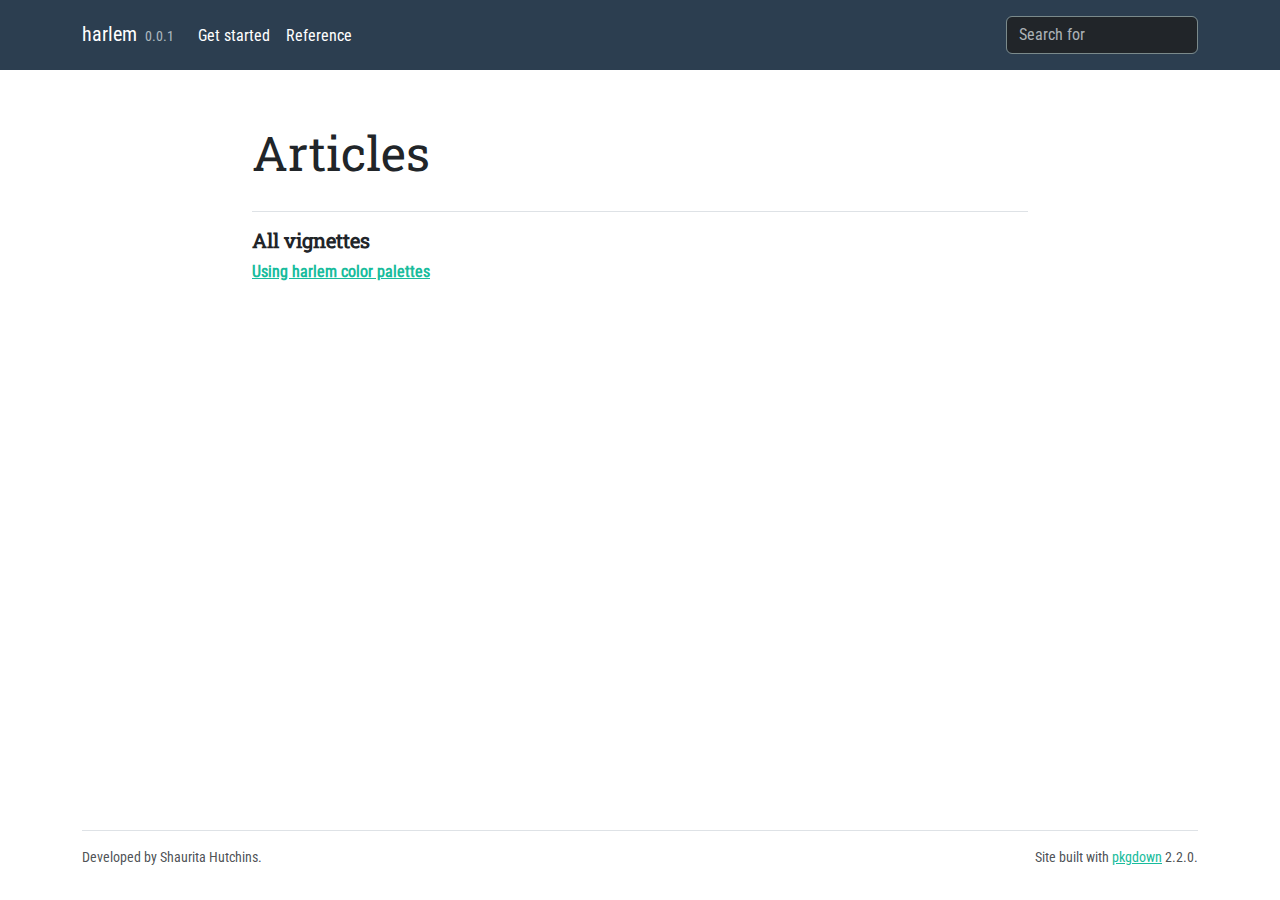
<file: articles/index.html>
<!DOCTYPE html>
<!-- Generated by pkgdown: do not edit by hand --><html lang="en"><head><meta http-equiv="Content-Type" content="text/html; charset=UTF-8"><meta charset="utf-8"><meta http-equiv="X-UA-Compatible" content="IE=edge"><meta name="viewport" content="width=device-width, initial-scale=1, shrink-to-fit=no"><title>Articles • harlem</title><script src="../deps/jquery-3.6.0/jquery-3.6.0.min.js"></script><meta name="viewport" content="width=device-width, initial-scale=1, shrink-to-fit=no"><link href="../deps/bootstrap-5.3.1/bootstrap.min.css" rel="stylesheet"><script src="../deps/bootstrap-5.3.1/bootstrap.bundle.min.js"></script><link href="../deps/Roboto_Condensed-0.4.10/font.css" rel="stylesheet"><link href="../deps/JetBrains_Mono-0.4.10/font.css" rel="stylesheet"><link href="../deps/Roboto_Slab-0.4.10/font.css" rel="stylesheet"><link href="../deps/font-awesome-6.5.2/css/all.min.css" rel="stylesheet"><link href="../deps/font-awesome-6.5.2/css/v4-shims.min.css" rel="stylesheet"><script src="../deps/headroom-0.11.0/headroom.min.js"></script><script src="../deps/headroom-0.11.0/jQuery.headroom.min.js"></script><script src="../deps/bootstrap-toc-1.0.1/bootstrap-toc.min.js"></script><script src="../deps/clipboard.js-2.0.11/clipboard.min.js"></script><script src="../deps/search-1.0.0/autocomplete.jquery.min.js"></script><script src="../deps/search-1.0.0/fuse.min.js"></script><script src="../deps/search-1.0.0/mark.min.js"></script><!-- pkgdown --><script src="../pkgdown.js"></script><meta property="og:title" content="Articles"></head><body>
    <a href="#main" class="visually-hidden-focusable">Skip to contents</a>


    <nav class="navbar navbar-expand-lg fixed-top bg-primary" data-bs-theme="dark" aria-label="Site navigation"><div class="container">

    <a class="navbar-brand me-2" href="../index.html">harlem</a>

    <small class="nav-text text-muted me-auto" data-bs-toggle="tooltip" data-bs-placement="bottom" title="">0.0.1</small>


    <button class="navbar-toggler" type="button" data-bs-toggle="collapse" data-bs-target="#navbar" aria-controls="navbar" aria-expanded="false" aria-label="Toggle navigation">
      <span class="navbar-toggler-icon"></span>
    </button>

    <div id="navbar" class="collapse navbar-collapse ms-3">
      <ul class="navbar-nav me-auto"><li class="nav-item"><a class="nav-link" href="../articles/harlem.html">Get started</a></li>
<li class="nav-item"><a class="nav-link" href="../reference/index.html">Reference</a></li>
      </ul><ul class="navbar-nav"><li class="nav-item"><form class="form-inline" role="search">
 <input class="form-control" type="search" name="search-input" id="search-input" autocomplete="off" aria-label="Search site" placeholder="Search for" data-search-index="../search.json"></form></li>
      </ul></div>


  </div>
</nav><div class="container template-article-index">
<div class="row">
  <main id="main" class="col-md-9"><div class="page-header">

      <h1>Articles</h1>
    </div>

    <div class="section ">
      <h3>All vignettes</h3>
      <div class="section-desc"></div>

      <dl><dt><a href="harlem.html">Using harlem color palettes</a></dt>
        <dd>
      </dd></dl></div>
  </main></div>


    <footer><div class="pkgdown-footer-left">
  <p>Developed by Shaurita Hutchins.</p>
</div>

<div class="pkgdown-footer-right">
  <p>Site built with <a href="https://pkgdown.r-lib.org/" class="external-link">pkgdown</a> 2.2.0.</p>
</div>

    </footer></div>





  </body></html>
</file>
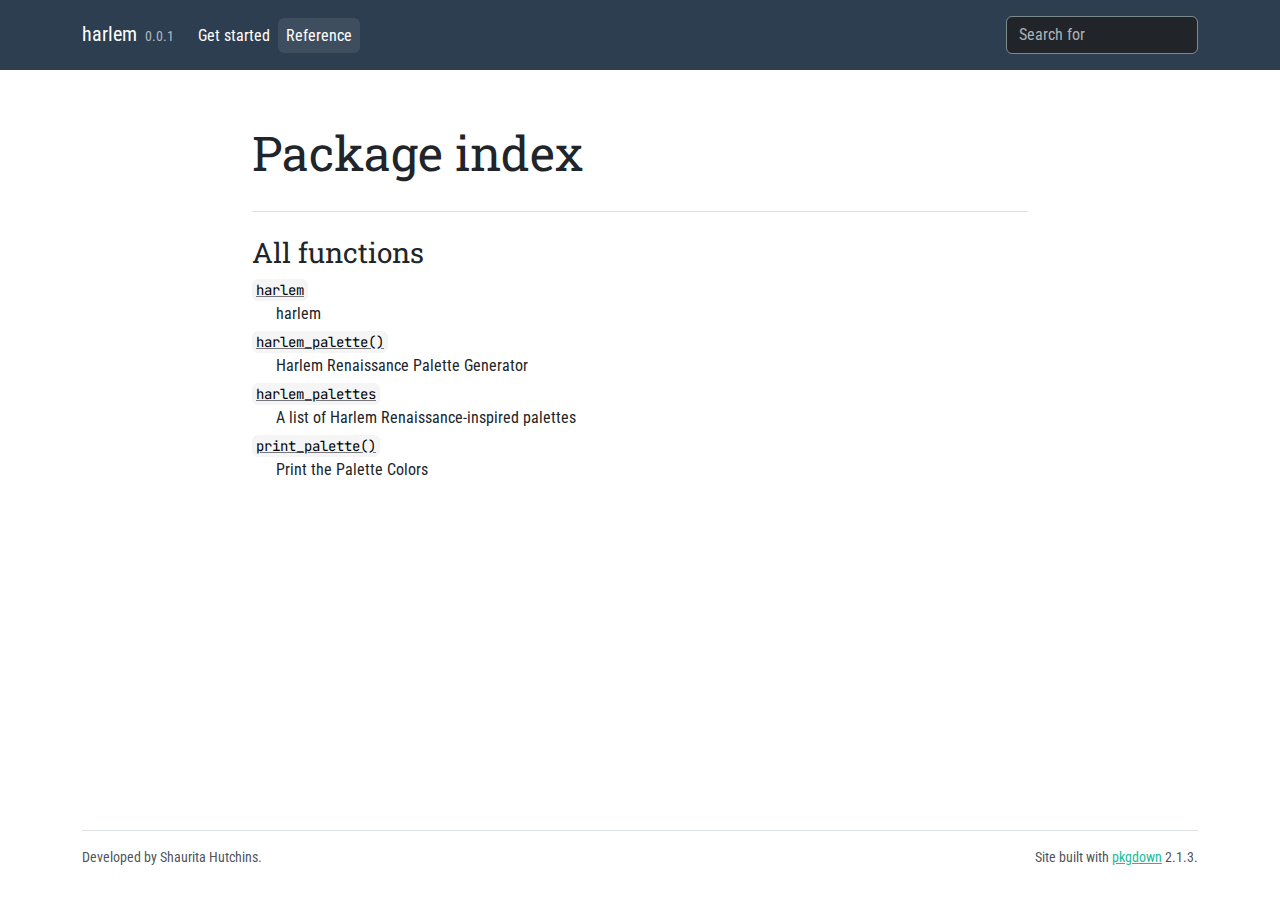
<file: reference/index.html>
<!DOCTYPE html>
<!-- Generated by pkgdown: do not edit by hand --><html lang="en"><head><meta http-equiv="Content-Type" content="text/html; charset=UTF-8"><meta charset="utf-8"><meta http-equiv="X-UA-Compatible" content="IE=edge"><meta name="viewport" content="width=device-width, initial-scale=1, shrink-to-fit=no"><title>Package index • harlem</title><script src="../deps/jquery-3.6.0/jquery-3.6.0.min.js"></script><meta name="viewport" content="width=device-width, initial-scale=1, shrink-to-fit=no"><link href="../deps/bootstrap-5.3.1/bootstrap.min.css" rel="stylesheet"><script src="../deps/bootstrap-5.3.1/bootstrap.bundle.min.js"></script><link href="../deps/Roboto_Condensed-0.4.10/font.css" rel="stylesheet"><link href="../deps/JetBrains_Mono-0.4.10/font.css" rel="stylesheet"><link href="../deps/Roboto_Slab-0.4.10/font.css" rel="stylesheet"><link href="../deps/font-awesome-6.5.2/css/all.min.css" rel="stylesheet"><link href="../deps/font-awesome-6.5.2/css/v4-shims.min.css" rel="stylesheet"><script src="../deps/headroom-0.11.0/headroom.min.js"></script><script src="../deps/headroom-0.11.0/jQuery.headroom.min.js"></script><script src="../deps/bootstrap-toc-1.0.1/bootstrap-toc.min.js"></script><script src="../deps/clipboard.js-2.0.11/clipboard.min.js"></script><script src="../deps/search-1.0.0/autocomplete.jquery.min.js"></script><script src="../deps/search-1.0.0/fuse.min.js"></script><script src="../deps/search-1.0.0/mark.min.js"></script><!-- pkgdown --><script src="../pkgdown.js"></script><meta property="og:title" content="Package index"></head><body>
    <a href="#main" class="visually-hidden-focusable">Skip to contents</a>


    <nav class="navbar navbar-expand-lg fixed-top bg-primary" data-bs-theme="dark" aria-label="Site navigation"><div class="container">

    <a class="navbar-brand me-2" href="../index.html">harlem</a>

    <small class="nav-text text-muted me-auto" data-bs-toggle="tooltip" data-bs-placement="bottom" title="">0.0.1</small>


    <button class="navbar-toggler" type="button" data-bs-toggle="collapse" data-bs-target="#navbar" aria-controls="navbar" aria-expanded="false" aria-label="Toggle navigation">
      <span class="navbar-toggler-icon"></span>
    </button>

    <div id="navbar" class="collapse navbar-collapse ms-3">
      <ul class="navbar-nav me-auto"><li class="nav-item"><a class="nav-link" href="../articles/harlem.html">Get started</a></li>
<li class="active nav-item"><a class="nav-link" href="../reference/index.html">Reference</a></li>
      </ul><ul class="navbar-nav"><li class="nav-item"><form class="form-inline" role="search">
 <input class="form-control" type="search" name="search-input" id="search-input" autocomplete="off" aria-label="Search site" placeholder="Search for" data-search-index="../search.json"></form></li>
      </ul></div>


  </div>
</nav><div class="container template-reference-index">
<div class="row">
  <main id="main" class="col-md-9"><div class="page-header">

      <h1>Package index</h1>
    </div>

    <div class="section level2">
      <h2 id="all-functions">All functions<a class="anchor" aria-label="anchor" href="#all-functions"></a></h2>




    </div><div class="section level2">




      <dl><dt>

          <code><a href="harlem.html">harlem</a></code>

        </dt>
        <dd>harlem</dd>
      </dl><dl><dt>

          <code><a href="harlem_palette.html">harlem_palette()</a></code>

        </dt>
        <dd>Harlem Renaissance Palette Generator</dd>
      </dl><dl><dt>

          <code><a href="harlem_palettes.html">harlem_palettes</a></code>

        </dt>
        <dd>A list of Harlem Renaissance-inspired palettes</dd>
      </dl><dl><dt>

          <code><a href="print_palette.html">print_palette()</a></code>

        </dt>
        <dd>Print the Palette Colors</dd>
      </dl></div>
  </main></div>


    <footer><div class="pkgdown-footer-left">
  <p>Developed by Shaurita Hutchins.</p>
</div>

<div class="pkgdown-footer-right">
  <p>Site built with <a href="https://pkgdown.r-lib.org/" class="external-link">pkgdown</a> 2.1.3.</p>
</div>

    </footer></div>





  </body></html>
</file>
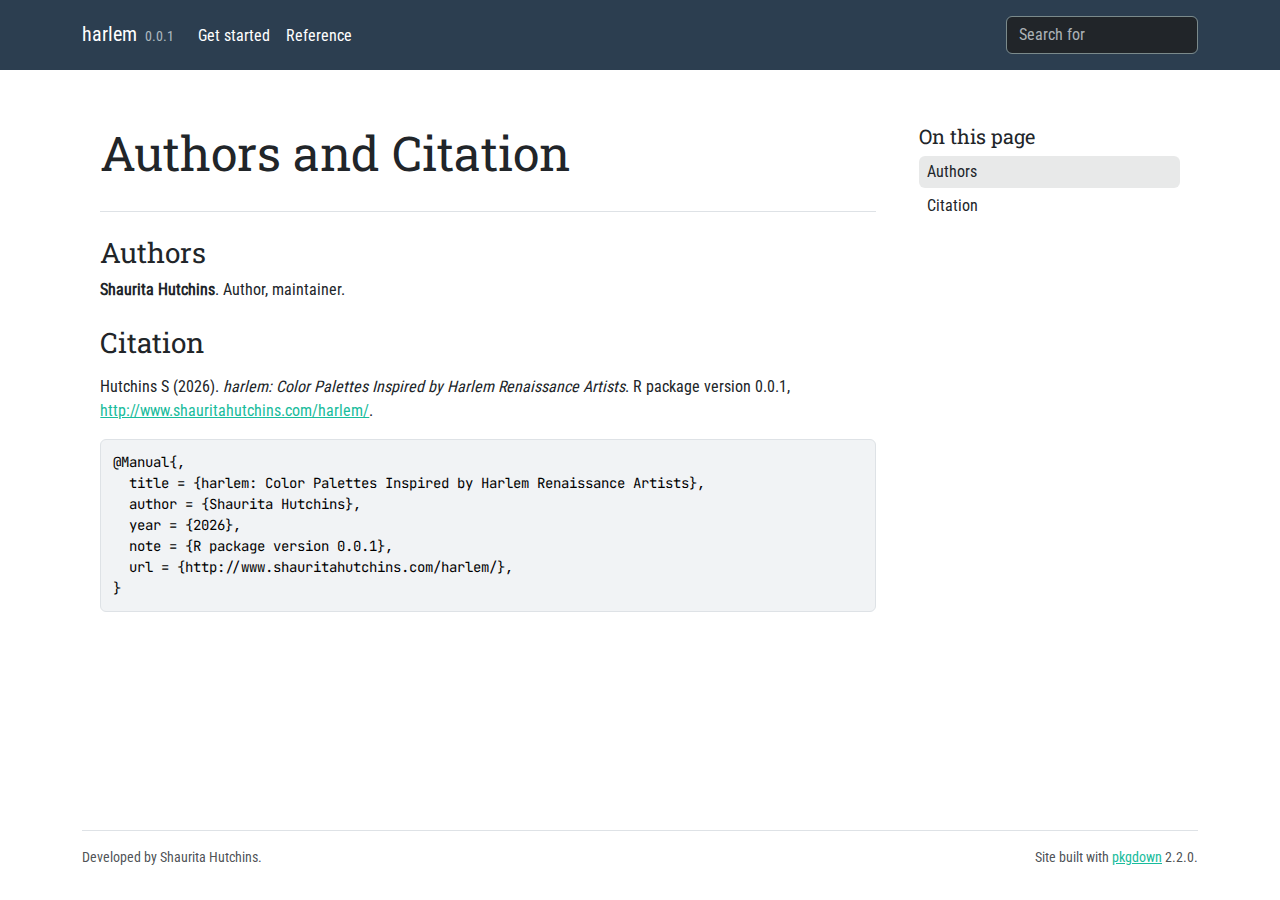
<file: authors.html>
<!DOCTYPE html>
<!-- Generated by pkgdown: do not edit by hand --><html lang="en"><head><meta http-equiv="Content-Type" content="text/html; charset=UTF-8"><meta charset="utf-8"><meta http-equiv="X-UA-Compatible" content="IE=edge"><meta name="viewport" content="width=device-width, initial-scale=1, shrink-to-fit=no"><title>Authors and Citation • harlem</title><script src="deps/jquery-3.6.0/jquery-3.6.0.min.js"></script><meta name="viewport" content="width=device-width, initial-scale=1, shrink-to-fit=no"><link href="deps/bootstrap-5.3.1/bootstrap.min.css" rel="stylesheet"><script src="deps/bootstrap-5.3.1/bootstrap.bundle.min.js"></script><link href="deps/Roboto_Condensed-0.4.10/font.css" rel="stylesheet"><link href="deps/JetBrains_Mono-0.4.10/font.css" rel="stylesheet"><link href="deps/Roboto_Slab-0.4.10/font.css" rel="stylesheet"><link href="deps/font-awesome-6.5.2/css/all.min.css" rel="stylesheet"><link href="deps/font-awesome-6.5.2/css/v4-shims.min.css" rel="stylesheet"><script src="deps/headroom-0.11.0/headroom.min.js"></script><script src="deps/headroom-0.11.0/jQuery.headroom.min.js"></script><script src="deps/bootstrap-toc-1.0.1/bootstrap-toc.min.js"></script><script src="deps/clipboard.js-2.0.11/clipboard.min.js"></script><script src="deps/search-1.0.0/autocomplete.jquery.min.js"></script><script src="deps/search-1.0.0/fuse.min.js"></script><script src="deps/search-1.0.0/mark.min.js"></script><!-- pkgdown --><script src="pkgdown.js"></script><meta property="og:title" content="Authors and Citation"></head><body>
    <a href="#main" class="visually-hidden-focusable">Skip to contents</a>


    <nav class="navbar navbar-expand-lg fixed-top bg-primary" data-bs-theme="dark" aria-label="Site navigation"><div class="container">

    <a class="navbar-brand me-2" href="index.html">harlem</a>

    <small class="nav-text text-muted me-auto" data-bs-toggle="tooltip" data-bs-placement="bottom" title="">0.0.1</small>


    <button class="navbar-toggler" type="button" data-bs-toggle="collapse" data-bs-target="#navbar" aria-controls="navbar" aria-expanded="false" aria-label="Toggle navigation">
      <span class="navbar-toggler-icon"></span>
    </button>

    <div id="navbar" class="collapse navbar-collapse ms-3">
      <ul class="navbar-nav me-auto"><li class="nav-item"><a class="nav-link" href="articles/harlem.html">Get started</a></li>
<li class="nav-item"><a class="nav-link" href="reference/index.html">Reference</a></li>
      </ul><ul class="navbar-nav"><li class="nav-item"><form class="form-inline" role="search">
 <input class="form-control" type="search" name="search-input" id="search-input" autocomplete="off" aria-label="Search site" placeholder="Search for" data-search-index="search.json"></form></li>
      </ul></div>


  </div>
</nav><div class="container template-citation-authors">
<div class="row">
  <main id="main" class="col-md-9"><div class="page-header">

      <h1>Authors and Citation</h1>
    </div>

    <div class="section level2">
      <h2>Authors</h2>

      <ul class="list-unstyled"><li>
          <p><strong>Shaurita Hutchins</strong>. Author, maintainer.
          </p>
        </li>
      </ul></div>

    <div class="section level2">
      <h2 id="citation">Citation</h2>
      <p></p>

      <p>Hutchins S (2026).
<em>harlem: Color Palettes Inspired by Harlem Renaissance Artists</em>.
R package version 0.0.1, <a href="http://www.shauritahutchins.com/harlem/">http://www.shauritahutchins.com/harlem/</a>.
</p>
      <pre>@Manual{,
  title = {harlem: Color Palettes Inspired by Harlem Renaissance Artists},
  author = {Shaurita Hutchins},
  year = {2026},
  note = {R package version 0.0.1},
  url = {http://www.shauritahutchins.com/harlem/},
}</pre>
    </div>

  </main><aside class="col-md-3"><nav id="toc" aria-label="Table of contents"><h2>On this page</h2>
    </nav></aside></div>


    <footer><div class="pkgdown-footer-left">
  <p>Developed by Shaurita Hutchins.</p>
</div>

<div class="pkgdown-footer-right">
  <p>Site built with <a href="https://pkgdown.r-lib.org/" class="external-link">pkgdown</a> 2.2.0.</p>
</div>

    </footer></div>





  </body></html>
</file>
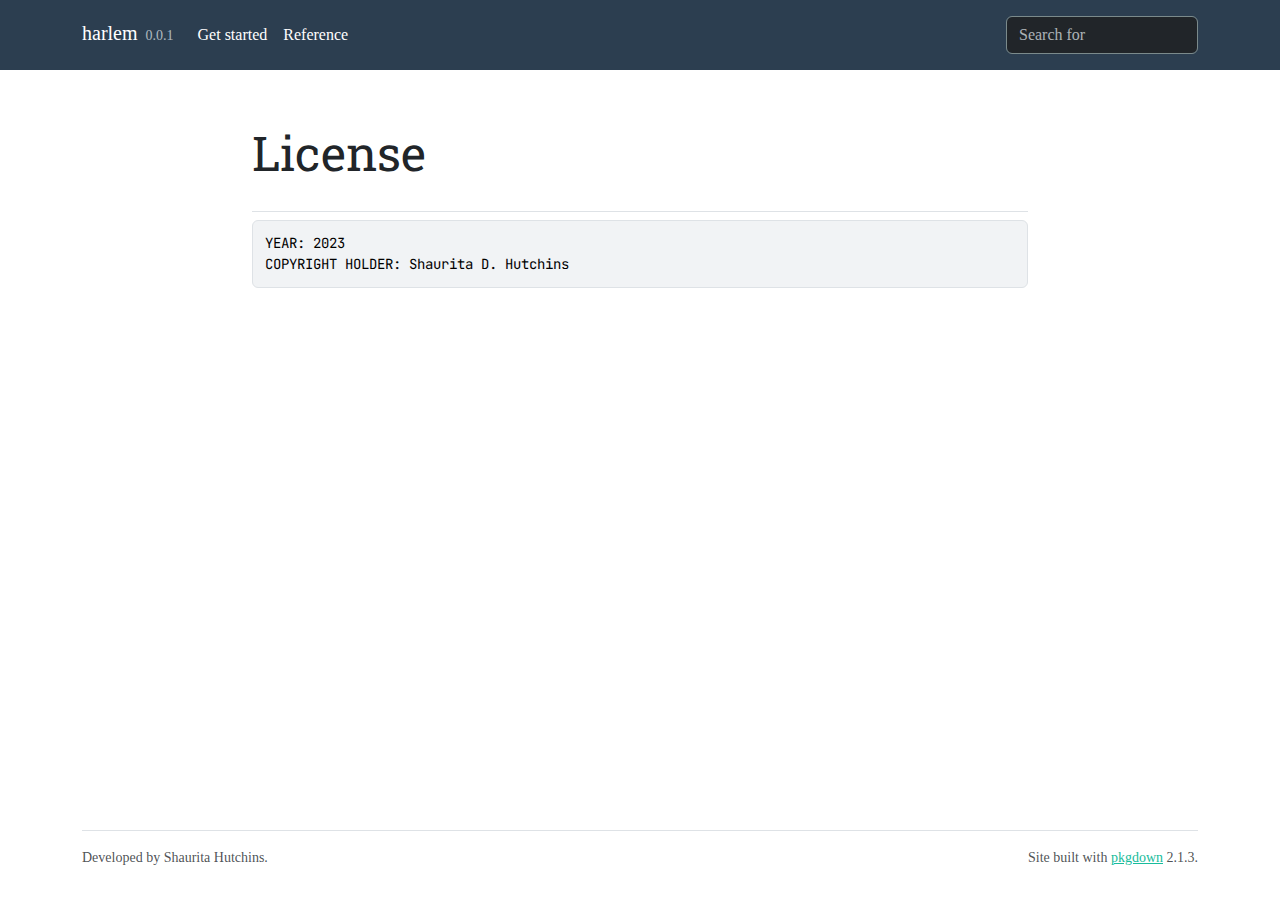
<file: LICENSE-text.html>
<!DOCTYPE html>
<!-- Generated by pkgdown: do not edit by hand --><html lang="en"><head><meta http-equiv="Content-Type" content="text/html; charset=UTF-8"><meta charset="utf-8"><meta http-equiv="X-UA-Compatible" content="IE=edge"><meta name="viewport" content="width=device-width, initial-scale=1, shrink-to-fit=no"><title>License • harlem</title><script src="deps/jquery-3.6.0/jquery-3.6.0.min.js"></script><meta name="viewport" content="width=device-width, initial-scale=1, shrink-to-fit=no"><link href="deps/bootstrap-5.3.1/bootstrap.min.css" rel="stylesheet"><script src="deps/bootstrap-5.3.1/bootstrap.bundle.min.js"></script><link href="deps/Roboto-0.4.10/font.css" rel="stylesheet"><link href="deps/JetBrains_Mono-0.4.10/font.css" rel="stylesheet"><link href="deps/Roboto_Slab-0.4.10/font.css" rel="stylesheet"><link href="deps/font-awesome-6.5.2/css/all.min.css" rel="stylesheet"><link href="deps/font-awesome-6.5.2/css/v4-shims.min.css" rel="stylesheet"><script src="deps/headroom-0.11.0/headroom.min.js"></script><script src="deps/headroom-0.11.0/jQuery.headroom.min.js"></script><script src="deps/bootstrap-toc-1.0.1/bootstrap-toc.min.js"></script><script src="deps/clipboard.js-2.0.11/clipboard.min.js"></script><script src="deps/search-1.0.0/autocomplete.jquery.min.js"></script><script src="deps/search-1.0.0/fuse.min.js"></script><script src="deps/search-1.0.0/mark.min.js"></script><!-- pkgdown --><script src="pkgdown.js"></script><meta property="og:title" content="License"></head><body>
    <a href="#main" class="visually-hidden-focusable">Skip to contents</a>


    <nav class="navbar navbar-expand-lg fixed-top bg-primary" data-bs-theme="dark" aria-label="Site navigation"><div class="container">

    <a class="navbar-brand me-2" href="index.html">harlem</a>

    <small class="nav-text text-muted me-auto" data-bs-toggle="tooltip" data-bs-placement="bottom" title="">0.0.1</small>


    <button class="navbar-toggler" type="button" data-bs-toggle="collapse" data-bs-target="#navbar" aria-controls="navbar" aria-expanded="false" aria-label="Toggle navigation">
      <span class="navbar-toggler-icon"></span>
    </button>

    <div id="navbar" class="collapse navbar-collapse ms-3">
      <ul class="navbar-nav me-auto"><li class="nav-item"><a class="nav-link" href="articles/harlem.html">Get started</a></li>
<li class="nav-item"><a class="nav-link" href="reference/index.html">Reference</a></li>
      </ul><ul class="navbar-nav"><li class="nav-item"><form class="form-inline" role="search">
 <input class="form-control" type="search" name="search-input" id="search-input" autocomplete="off" aria-label="Search site" placeholder="Search for" data-search-index="search.json"></form></li>
      </ul></div>


  </div>
</nav><div class="container template-title-body">
<div class="row">
  <main id="main" class="col-md-9"><div class="page-header">

      <h1>License</h1>

    </div>

<pre>YEAR: 2023
COPYRIGHT HOLDER: Shaurita D. Hutchins
</pre>

  </main></div>


    <footer><div class="pkgdown-footer-left">
  <p>Developed by Shaurita Hutchins.</p>
</div>

<div class="pkgdown-footer-right">
  <p>Site built with <a href="https://pkgdown.r-lib.org/" class="external-link">pkgdown</a> 2.1.3.</p>
</div>

    </footer></div>





  </body></html>
</file>
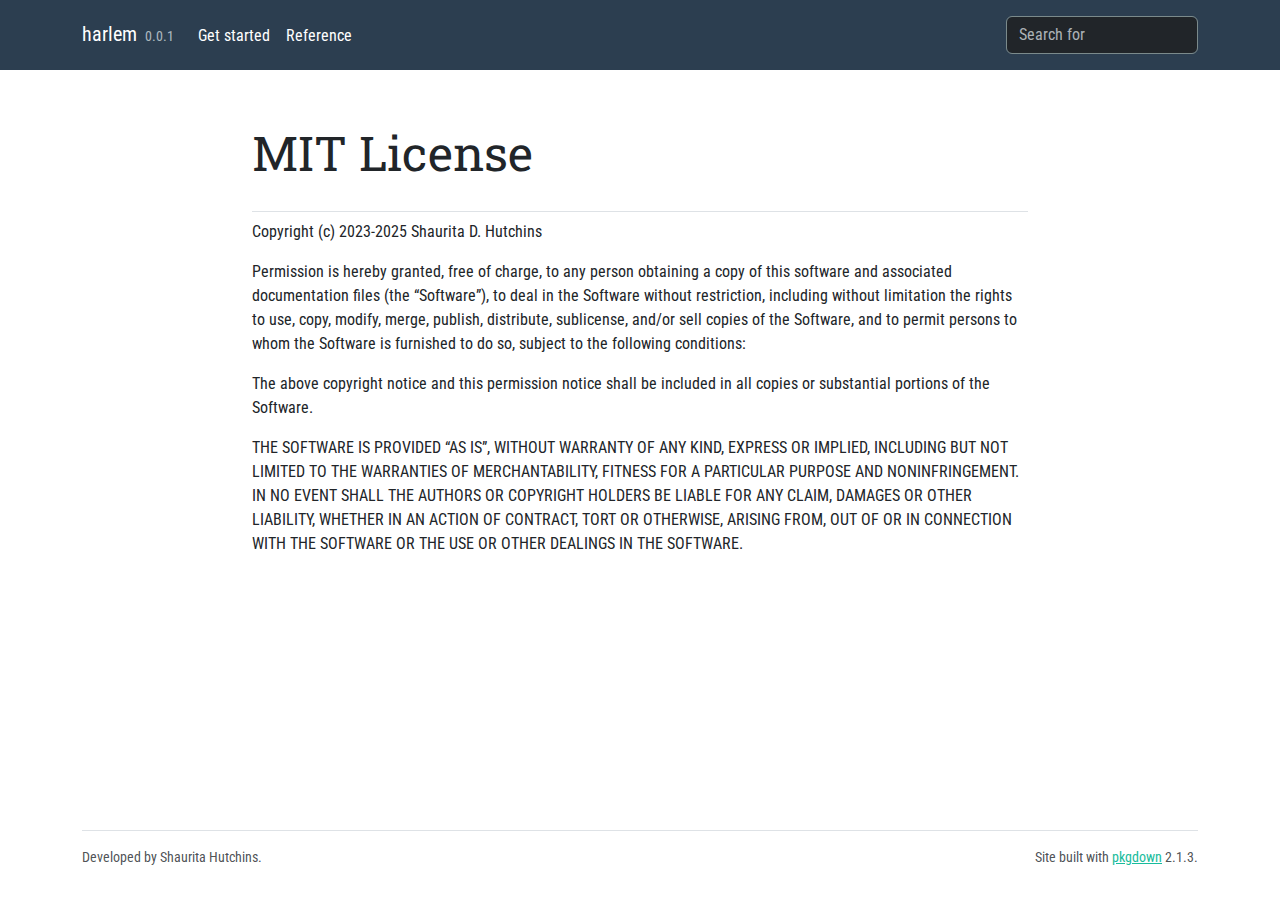
<file: LICENSE.html>
<!DOCTYPE html>
<!-- Generated by pkgdown: do not edit by hand --><html lang="en"><head><meta http-equiv="Content-Type" content="text/html; charset=UTF-8"><meta charset="utf-8"><meta http-equiv="X-UA-Compatible" content="IE=edge"><meta name="viewport" content="width=device-width, initial-scale=1, shrink-to-fit=no"><title>MIT License • harlem</title><script src="deps/jquery-3.6.0/jquery-3.6.0.min.js"></script><meta name="viewport" content="width=device-width, initial-scale=1, shrink-to-fit=no"><link href="deps/bootstrap-5.3.1/bootstrap.min.css" rel="stylesheet"><script src="deps/bootstrap-5.3.1/bootstrap.bundle.min.js"></script><link href="deps/Roboto_Condensed-0.4.10/font.css" rel="stylesheet"><link href="deps/JetBrains_Mono-0.4.10/font.css" rel="stylesheet"><link href="deps/Roboto_Slab-0.4.10/font.css" rel="stylesheet"><link href="deps/font-awesome-6.5.2/css/all.min.css" rel="stylesheet"><link href="deps/font-awesome-6.5.2/css/v4-shims.min.css" rel="stylesheet"><script src="deps/headroom-0.11.0/headroom.min.js"></script><script src="deps/headroom-0.11.0/jQuery.headroom.min.js"></script><script src="deps/bootstrap-toc-1.0.1/bootstrap-toc.min.js"></script><script src="deps/clipboard.js-2.0.11/clipboard.min.js"></script><script src="deps/search-1.0.0/autocomplete.jquery.min.js"></script><script src="deps/search-1.0.0/fuse.min.js"></script><script src="deps/search-1.0.0/mark.min.js"></script><!-- pkgdown --><script src="pkgdown.js"></script><meta property="og:title" content="MIT License"></head><body>
    <a href="#main" class="visually-hidden-focusable">Skip to contents</a>


    <nav class="navbar navbar-expand-lg fixed-top bg-primary" data-bs-theme="dark" aria-label="Site navigation"><div class="container">

    <a class="navbar-brand me-2" href="index.html">harlem</a>

    <small class="nav-text text-muted me-auto" data-bs-toggle="tooltip" data-bs-placement="bottom" title="">0.0.1</small>


    <button class="navbar-toggler" type="button" data-bs-toggle="collapse" data-bs-target="#navbar" aria-controls="navbar" aria-expanded="false" aria-label="Toggle navigation">
      <span class="navbar-toggler-icon"></span>
    </button>

    <div id="navbar" class="collapse navbar-collapse ms-3">
      <ul class="navbar-nav me-auto"><li class="nav-item"><a class="nav-link" href="articles/harlem.html">Get started</a></li>
<li class="nav-item"><a class="nav-link" href="reference/index.html">Reference</a></li>
      </ul><ul class="navbar-nav"><li class="nav-item"><form class="form-inline" role="search">
 <input class="form-control" type="search" name="search-input" id="search-input" autocomplete="off" aria-label="Search site" placeholder="Search for" data-search-index="search.json"></form></li>
      </ul></div>


  </div>
</nav><div class="container template-title-body">
<div class="row">
  <main id="main" class="col-md-9"><div class="page-header">

      <h1>MIT License</h1>

    </div>

<div id="mit-license" class="section level1">

<p>Copyright (c) 2023-2025 Shaurita D. Hutchins</p>
<p>Permission is hereby granted, free of charge, to any person obtaining a copy of this software and associated documentation files (the “Software”), to deal in the Software without restriction, including without limitation the rights to use, copy, modify, merge, publish, distribute, sublicense, and/or sell copies of the Software, and to permit persons to whom the Software is furnished to do so, subject to the following conditions:</p>
<p>The above copyright notice and this permission notice shall be included in all copies or substantial portions of the Software.</p>
<p>THE SOFTWARE IS PROVIDED “AS IS”, WITHOUT WARRANTY OF ANY KIND, EXPRESS OR IMPLIED, INCLUDING BUT NOT LIMITED TO THE WARRANTIES OF MERCHANTABILITY, FITNESS FOR A PARTICULAR PURPOSE AND NONINFRINGEMENT. IN NO EVENT SHALL THE AUTHORS OR COPYRIGHT HOLDERS BE LIABLE FOR ANY CLAIM, DAMAGES OR OTHER LIABILITY, WHETHER IN AN ACTION OF CONTRACT, TORT OR OTHERWISE, ARISING FROM, OUT OF OR IN CONNECTION WITH THE SOFTWARE OR THE USE OR OTHER DEALINGS IN THE SOFTWARE.</p>
</div>

  </main></div>


    <footer><div class="pkgdown-footer-left">
  <p>Developed by Shaurita Hutchins.</p>
</div>

<div class="pkgdown-footer-right">
  <p>Site built with <a href="https://pkgdown.r-lib.org/" class="external-link">pkgdown</a> 2.1.3.</p>
</div>

    </footer></div>





  </body></html>
</file>
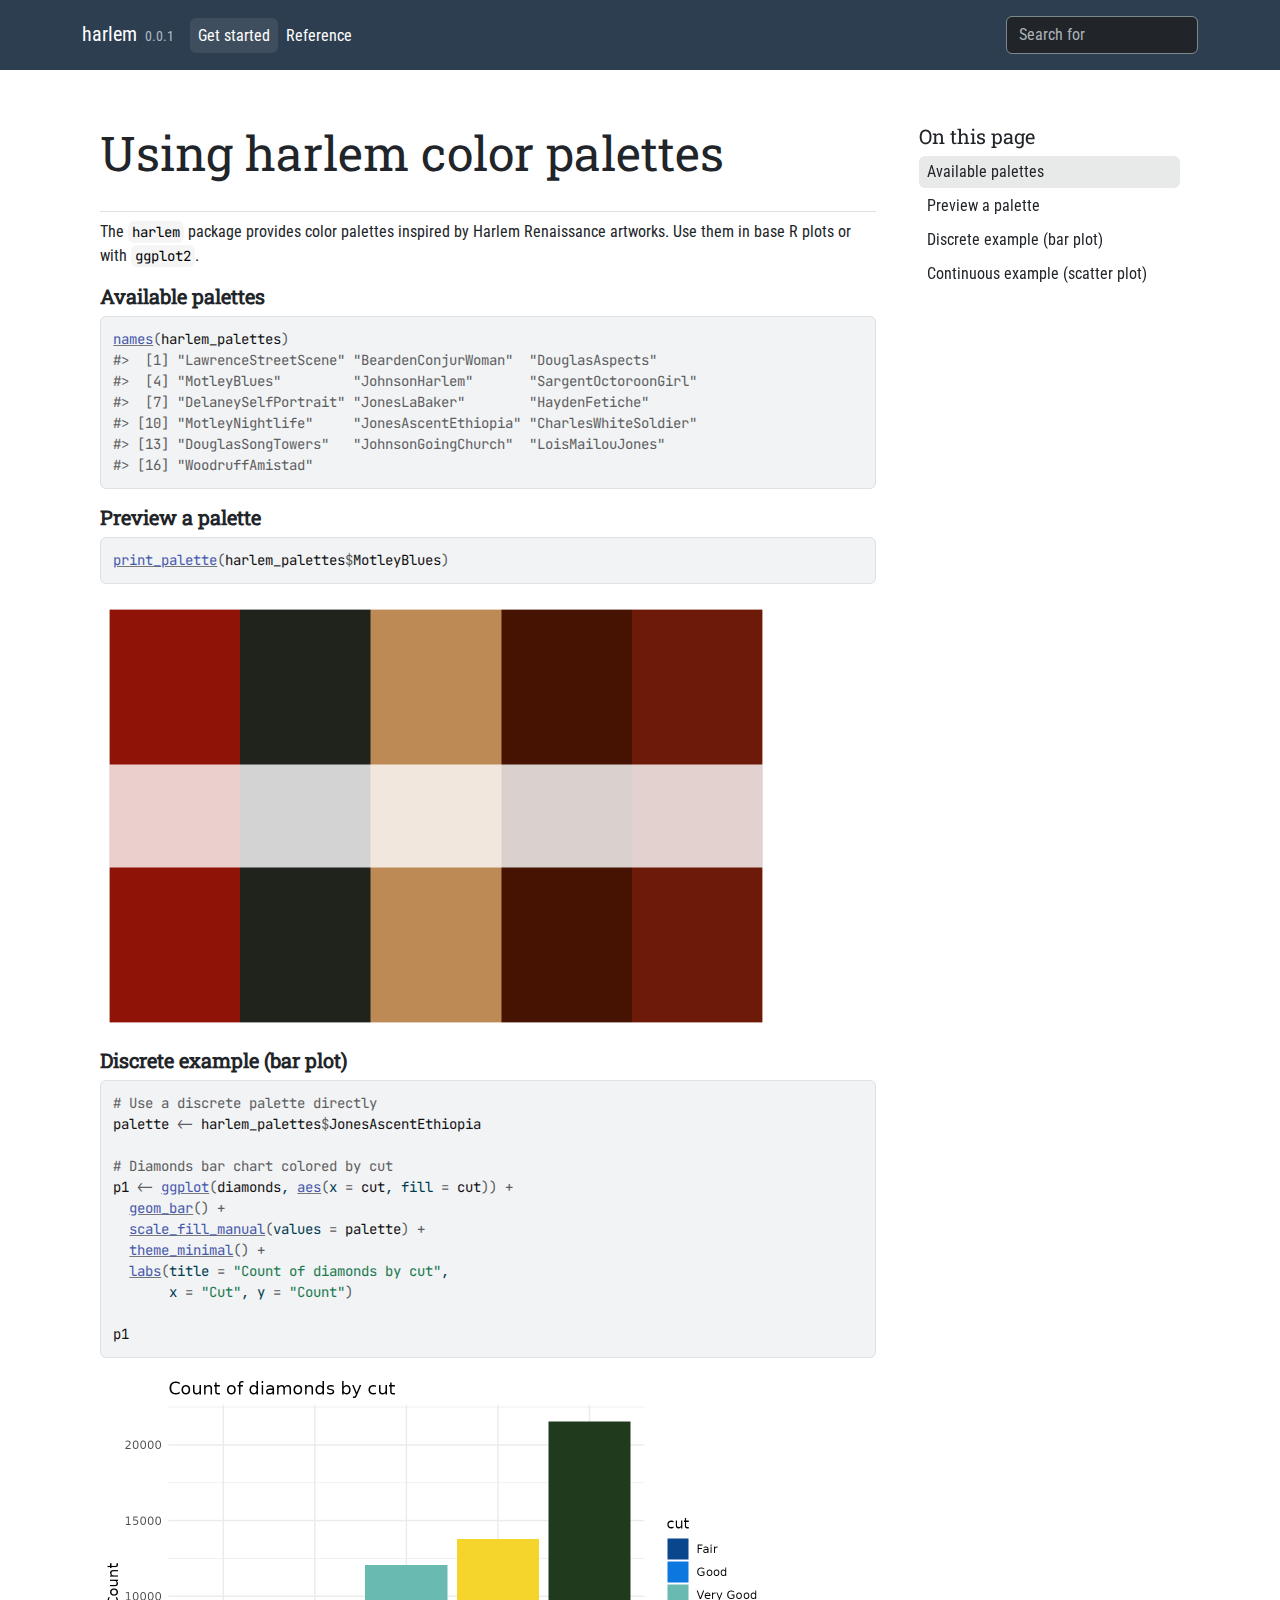
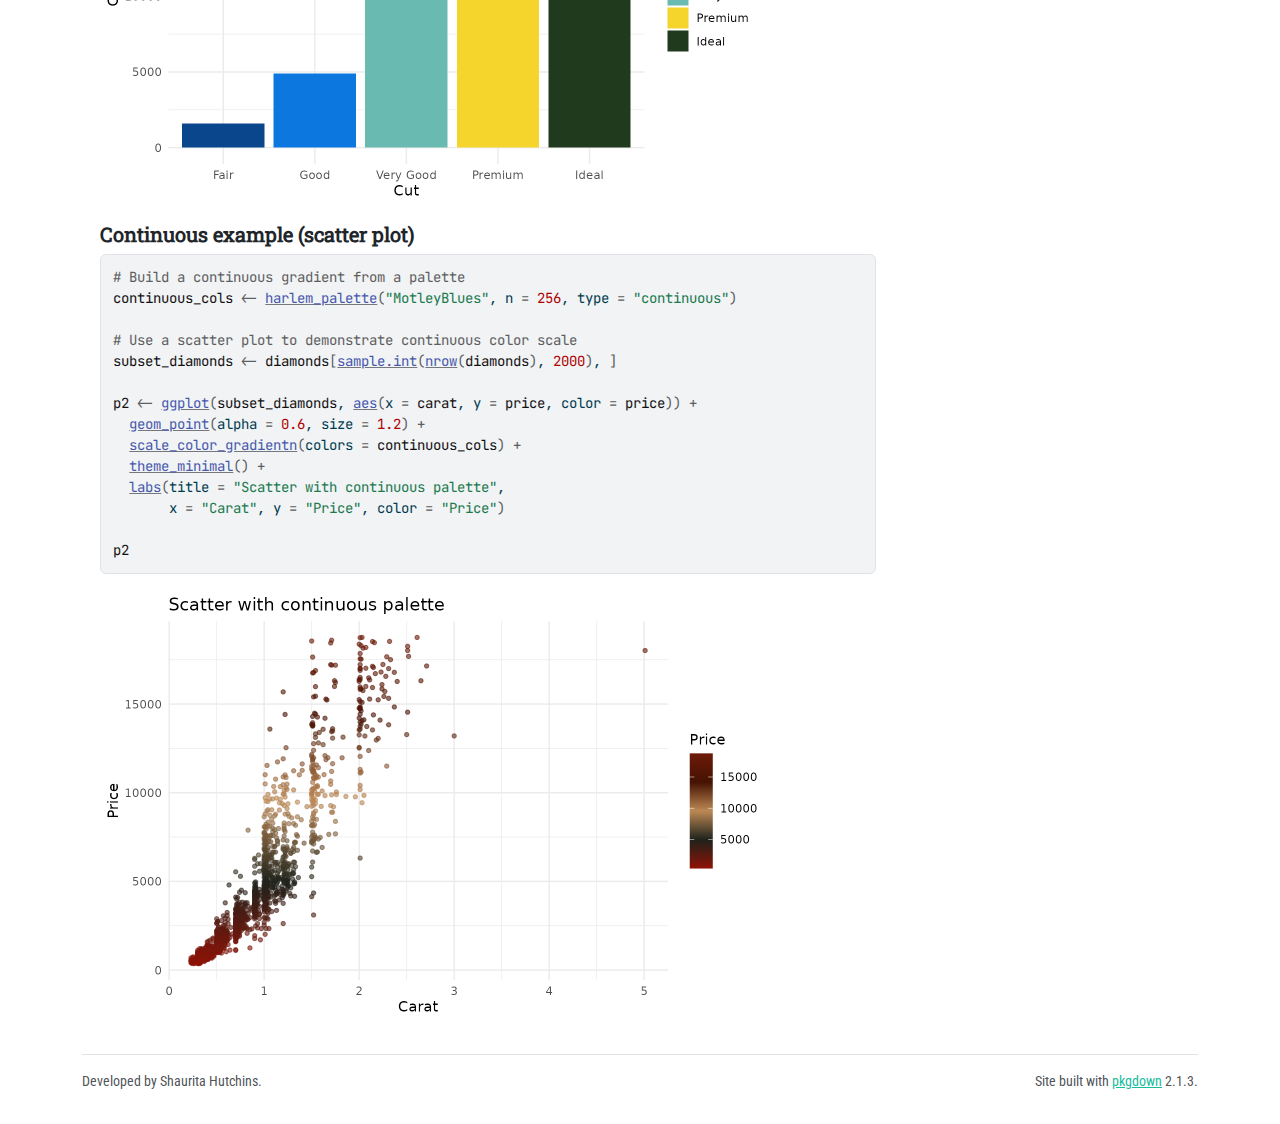
<file: articles/harlem.html>
<!DOCTYPE html>
<!-- Generated by pkgdown: do not edit by hand --><html lang="en">
<head>
<meta http-equiv="Content-Type" content="text/html; charset=UTF-8">
<meta charset="utf-8">
<meta http-equiv="X-UA-Compatible" content="IE=edge">
<meta name="viewport" content="width=device-width, initial-scale=1, shrink-to-fit=no">
<title>Using harlem color palettes • harlem</title>
<script src="../deps/jquery-3.6.0/jquery-3.6.0.min.js"></script><meta name="viewport" content="width=device-width, initial-scale=1, shrink-to-fit=no">
<link href="../deps/bootstrap-5.3.1/bootstrap.min.css" rel="stylesheet">
<script src="../deps/bootstrap-5.3.1/bootstrap.bundle.min.js"></script><link href="../deps/Roboto_Condensed-0.4.10/font.css" rel="stylesheet">
<link href="../deps/JetBrains_Mono-0.4.10/font.css" rel="stylesheet">
<link href="../deps/Roboto_Slab-0.4.10/font.css" rel="stylesheet">
<link href="../deps/font-awesome-6.5.2/css/all.min.css" rel="stylesheet">
<link href="../deps/font-awesome-6.5.2/css/v4-shims.min.css" rel="stylesheet">
<script src="../deps/headroom-0.11.0/headroom.min.js"></script><script src="../deps/headroom-0.11.0/jQuery.headroom.min.js"></script><script src="../deps/bootstrap-toc-1.0.1/bootstrap-toc.min.js"></script><script src="../deps/clipboard.js-2.0.11/clipboard.min.js"></script><script src="../deps/search-1.0.0/autocomplete.jquery.min.js"></script><script src="../deps/search-1.0.0/fuse.min.js"></script><script src="../deps/search-1.0.0/mark.min.js"></script><!-- pkgdown --><script src="../pkgdown.js"></script><meta property="og:title" content="Using harlem color palettes">
</head>
<body>
    <a href="#main" class="visually-hidden-focusable">Skip to contents</a>


    <nav class="navbar navbar-expand-lg fixed-top bg-primary" data-bs-theme="dark" aria-label="Site navigation"><div class="container">

    <a class="navbar-brand me-2" href="../index.html">harlem</a>

    <small class="nav-text text-muted me-auto" data-bs-toggle="tooltip" data-bs-placement="bottom" title="">0.0.1</small>


    <button class="navbar-toggler" type="button" data-bs-toggle="collapse" data-bs-target="#navbar" aria-controls="navbar" aria-expanded="false" aria-label="Toggle navigation">
      <span class="navbar-toggler-icon"></span>
    </button>

    <div id="navbar" class="collapse navbar-collapse ms-3">
      <ul class="navbar-nav me-auto">
<li class="active nav-item"><a class="nav-link" href="../articles/harlem.html">Get started</a></li>
<li class="nav-item"><a class="nav-link" href="../reference/index.html">Reference</a></li>
      </ul>
<ul class="navbar-nav">
<li class="nav-item"><form class="form-inline" role="search">
 <input class="form-control" type="search" name="search-input" id="search-input" autocomplete="off" aria-label="Search site" placeholder="Search for" data-search-index="../search.json">
</form></li>
      </ul>
</div>


  </div>
</nav><div class="container template-article">




<div class="row">
  <main id="main" class="col-md-9"><div class="page-header">

      <h1>Using harlem color palettes</h1>
            
      

      <div class="d-none name"><code>harlem.Rmd</code></div>
    </div>

    
    
<p>The <code>harlem</code> package provides color palettes inspired by
Harlem Renaissance artworks. Use them in base R plots or with
<code>ggplot2</code>.</p>
<div class="section level3">
<h3 id="available-palettes">Available palettes<a class="anchor" aria-label="anchor" href="#available-palettes"></a>
</h3>
<div class="sourceCode" id="cb1"><pre class="downlit sourceCode r">
<code class="sourceCode R"><span><span class="fu"><a href="https://rdrr.io/r/base/names.html" class="external-link">names</a></span><span class="op">(</span><span class="va">harlem_palettes</span><span class="op">)</span></span>
<span><span class="co">#&gt;  [1] "LawrenceStreetScene" "BeardenConjurWoman"  "DouglasAspects"     </span></span>
<span><span class="co">#&gt;  [4] "MotleyBlues"         "JohnsonHarlem"       "SargentOctoroonGirl"</span></span>
<span><span class="co">#&gt;  [7] "DelaneySelfPortrait" "JonesLaBaker"        "HaydenFetiche"      </span></span>
<span><span class="co">#&gt; [10] "MotleyNightlife"     "JonesAscentEthiopia" "CharlesWhiteSoldier"</span></span>
<span><span class="co">#&gt; [13] "DouglasSongTowers"   "JohnsonGoingChurch"  "LoisMailouJones"    </span></span>
<span><span class="co">#&gt; [16] "WoodruffAmistad"</span></span></code></pre></div>
</div>
<div class="section level3">
<h3 id="preview-a-palette">Preview a palette<a class="anchor" aria-label="anchor" href="#preview-a-palette"></a>
</h3>
<div class="sourceCode" id="cb2"><pre class="downlit sourceCode r">
<code class="sourceCode R"><span><span class="fu"><a href="../reference/print_palette.html">print_palette</a></span><span class="op">(</span><span class="va">harlem_palettes</span><span class="op">$</span><span class="va">MotleyBlues</span><span class="op">)</span></span></code></pre></div>
<p><img src="harlem_files/figure-html/unnamed-chunk-2-1.png" width="672"></p>
</div>
<div class="section level3">
<h3 id="discrete-example-bar-plot">Discrete example (bar plot)<a class="anchor" aria-label="anchor" href="#discrete-example-bar-plot"></a>
</h3>
<div class="sourceCode" id="cb3"><pre class="downlit sourceCode r">
<code class="sourceCode R"><span><span class="co"># Use a discrete palette directly</span></span>
<span><span class="va">palette</span> <span class="op">&lt;-</span> <span class="va">harlem_palettes</span><span class="op">$</span><span class="va">JonesAscentEthiopia</span></span>
<span></span>
<span><span class="co"># Diamonds bar chart colored by cut</span></span>
<span><span class="va">p1</span> <span class="op">&lt;-</span> <span class="fu"><a href="https://ggplot2.tidyverse.org/reference/ggplot.html" class="external-link">ggplot</a></span><span class="op">(</span><span class="va">diamonds</span>, <span class="fu"><a href="https://ggplot2.tidyverse.org/reference/aes.html" class="external-link">aes</a></span><span class="op">(</span>x <span class="op">=</span> <span class="va">cut</span>, fill <span class="op">=</span> <span class="va">cut</span><span class="op">)</span><span class="op">)</span> <span class="op">+</span></span>
<span>  <span class="fu"><a href="https://ggplot2.tidyverse.org/reference/geom_bar.html" class="external-link">geom_bar</a></span><span class="op">(</span><span class="op">)</span> <span class="op">+</span></span>
<span>  <span class="fu"><a href="https://ggplot2.tidyverse.org/reference/scale_manual.html" class="external-link">scale_fill_manual</a></span><span class="op">(</span>values <span class="op">=</span> <span class="va">palette</span><span class="op">)</span> <span class="op">+</span></span>
<span>  <span class="fu"><a href="https://ggplot2.tidyverse.org/reference/ggtheme.html" class="external-link">theme_minimal</a></span><span class="op">(</span><span class="op">)</span> <span class="op">+</span></span>
<span>  <span class="fu"><a href="https://ggplot2.tidyverse.org/reference/labs.html" class="external-link">labs</a></span><span class="op">(</span>title <span class="op">=</span> <span class="st">"Count of diamonds by cut"</span>,</span>
<span>       x <span class="op">=</span> <span class="st">"Cut"</span>, y <span class="op">=</span> <span class="st">"Count"</span><span class="op">)</span></span>
<span></span>
<span><span class="va">p1</span></span></code></pre></div>
<p><img src="harlem_files/figure-html/unnamed-chunk-3-1.png" width="672"></p>
</div>
<div class="section level3">
<h3 id="continuous-example-scatter-plot">Continuous example (scatter plot)<a class="anchor" aria-label="anchor" href="#continuous-example-scatter-plot"></a>
</h3>
<div class="sourceCode" id="cb4"><pre class="downlit sourceCode r">
<code class="sourceCode R"><span><span class="co"># Build a continuous gradient from a palette</span></span>
<span><span class="va">continuous_cols</span> <span class="op">&lt;-</span> <span class="fu"><a href="../reference/harlem_palette.html">harlem_palette</a></span><span class="op">(</span><span class="st">"MotleyBlues"</span>, n <span class="op">=</span> <span class="fl">256</span>, type <span class="op">=</span> <span class="st">"continuous"</span><span class="op">)</span></span>
<span></span>
<span><span class="co"># Use a scatter plot to demonstrate continuous color scale</span></span>
<span><span class="va">subset_diamonds</span> <span class="op">&lt;-</span> <span class="va">diamonds</span><span class="op">[</span><span class="fu"><a href="https://rdrr.io/r/base/sample.html" class="external-link">sample.int</a></span><span class="op">(</span><span class="fu"><a href="https://rdrr.io/r/base/nrow.html" class="external-link">nrow</a></span><span class="op">(</span><span class="va">diamonds</span><span class="op">)</span>, <span class="fl">2000</span><span class="op">)</span>, <span class="op">]</span></span>
<span></span>
<span><span class="va">p2</span> <span class="op">&lt;-</span> <span class="fu"><a href="https://ggplot2.tidyverse.org/reference/ggplot.html" class="external-link">ggplot</a></span><span class="op">(</span><span class="va">subset_diamonds</span>, <span class="fu"><a href="https://ggplot2.tidyverse.org/reference/aes.html" class="external-link">aes</a></span><span class="op">(</span>x <span class="op">=</span> <span class="va">carat</span>, y <span class="op">=</span> <span class="va">price</span>, color <span class="op">=</span> <span class="va">price</span><span class="op">)</span><span class="op">)</span> <span class="op">+</span></span>
<span>  <span class="fu"><a href="https://ggplot2.tidyverse.org/reference/geom_point.html" class="external-link">geom_point</a></span><span class="op">(</span>alpha <span class="op">=</span> <span class="fl">0.6</span>, size <span class="op">=</span> <span class="fl">1.2</span><span class="op">)</span> <span class="op">+</span></span>
<span>  <span class="fu"><a href="https://ggplot2.tidyverse.org/reference/scale_gradient.html" class="external-link">scale_color_gradientn</a></span><span class="op">(</span>colors <span class="op">=</span> <span class="va">continuous_cols</span><span class="op">)</span> <span class="op">+</span></span>
<span>  <span class="fu"><a href="https://ggplot2.tidyverse.org/reference/ggtheme.html" class="external-link">theme_minimal</a></span><span class="op">(</span><span class="op">)</span> <span class="op">+</span></span>
<span>  <span class="fu"><a href="https://ggplot2.tidyverse.org/reference/labs.html" class="external-link">labs</a></span><span class="op">(</span>title <span class="op">=</span> <span class="st">"Scatter with continuous palette"</span>,</span>
<span>       x <span class="op">=</span> <span class="st">"Carat"</span>, y <span class="op">=</span> <span class="st">"Price"</span>, color <span class="op">=</span> <span class="st">"Price"</span><span class="op">)</span></span>
<span></span>
<span><span class="va">p2</span></span></code></pre></div>
<p><img src="harlem_files/figure-html/unnamed-chunk-4-1.png" width="672"></p>
</div>
  </main><aside class="col-md-3"><nav id="toc" aria-label="Table of contents"><h2>On this page</h2>
    </nav></aside>
</div>



    <footer><div class="pkgdown-footer-left">
  <p>Developed by Shaurita Hutchins.</p>
</div>

<div class="pkgdown-footer-right">
  <p>Site built with <a href="https://pkgdown.r-lib.org/" class="external-link">pkgdown</a> 2.1.3.</p>
</div>

    </footer>
</div>





  </body>
</html>
</file>
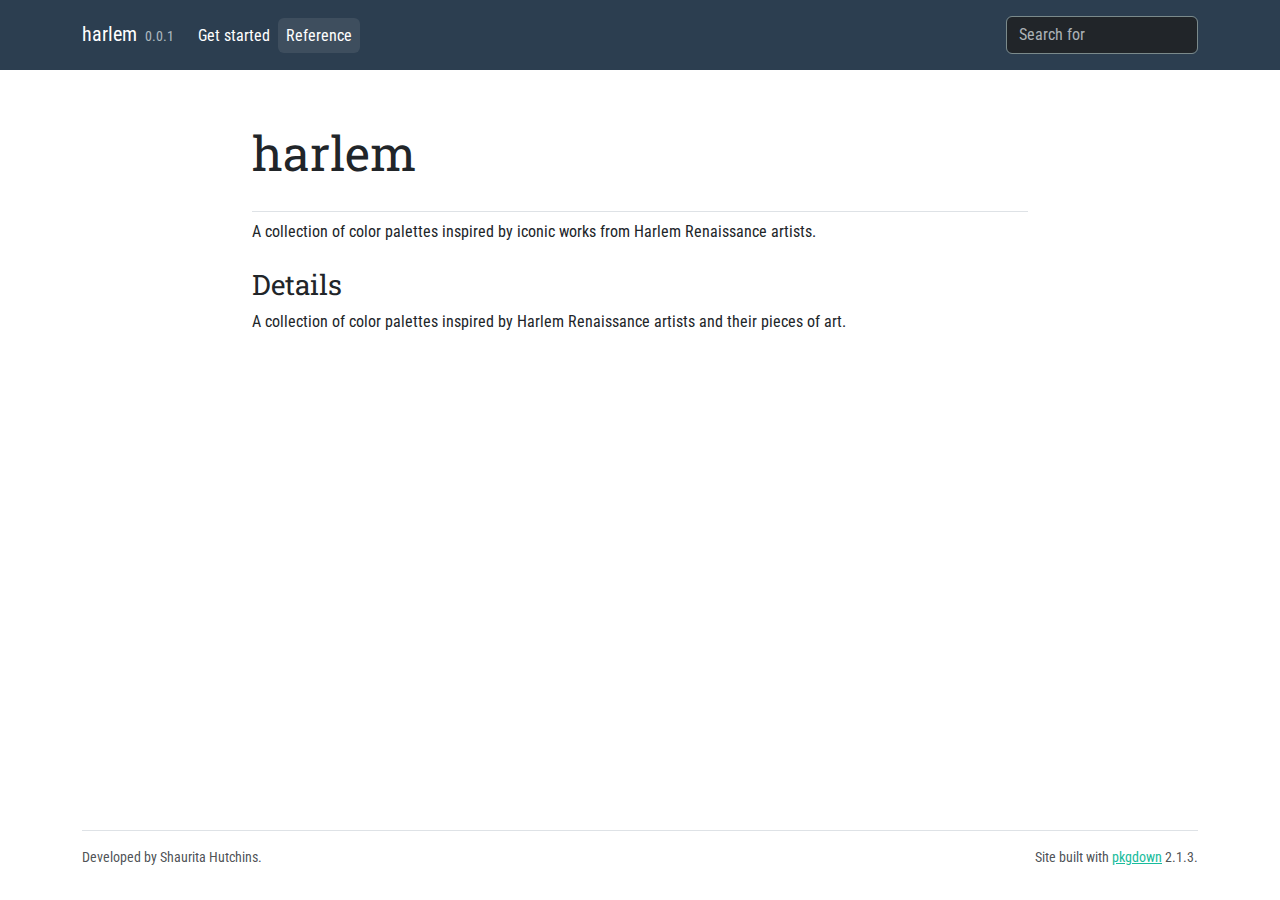
<file: reference/harlem.html>
<!DOCTYPE html>
<!-- Generated by pkgdown: do not edit by hand --><html lang="en"><head><meta http-equiv="Content-Type" content="text/html; charset=UTF-8"><meta charset="utf-8"><meta http-equiv="X-UA-Compatible" content="IE=edge"><meta name="viewport" content="width=device-width, initial-scale=1, shrink-to-fit=no"><title>harlem — harlem • harlem</title><script src="../deps/jquery-3.6.0/jquery-3.6.0.min.js"></script><meta name="viewport" content="width=device-width, initial-scale=1, shrink-to-fit=no"><link href="../deps/bootstrap-5.3.1/bootstrap.min.css" rel="stylesheet"><script src="../deps/bootstrap-5.3.1/bootstrap.bundle.min.js"></script><link href="../deps/Roboto_Condensed-0.4.10/font.css" rel="stylesheet"><link href="../deps/JetBrains_Mono-0.4.10/font.css" rel="stylesheet"><link href="../deps/Roboto_Slab-0.4.10/font.css" rel="stylesheet"><link href="../deps/font-awesome-6.5.2/css/all.min.css" rel="stylesheet"><link href="../deps/font-awesome-6.5.2/css/v4-shims.min.css" rel="stylesheet"><script src="../deps/headroom-0.11.0/headroom.min.js"></script><script src="../deps/headroom-0.11.0/jQuery.headroom.min.js"></script><script src="../deps/bootstrap-toc-1.0.1/bootstrap-toc.min.js"></script><script src="../deps/clipboard.js-2.0.11/clipboard.min.js"></script><script src="../deps/search-1.0.0/autocomplete.jquery.min.js"></script><script src="../deps/search-1.0.0/fuse.min.js"></script><script src="../deps/search-1.0.0/mark.min.js"></script><!-- pkgdown --><script src="../pkgdown.js"></script><meta property="og:title" content="harlem — harlem"><meta name="description" content="A collection of color palettes inspired by iconic works from Harlem Renaissance artists."><meta property="og:description" content="A collection of color palettes inspired by iconic works from Harlem Renaissance artists."></head><body>
    <a href="#main" class="visually-hidden-focusable">Skip to contents</a>


    <nav class="navbar navbar-expand-lg fixed-top bg-primary" data-bs-theme="dark" aria-label="Site navigation"><div class="container">

    <a class="navbar-brand me-2" href="../index.html">harlem</a>

    <small class="nav-text text-muted me-auto" data-bs-toggle="tooltip" data-bs-placement="bottom" title="">0.0.1</small>


    <button class="navbar-toggler" type="button" data-bs-toggle="collapse" data-bs-target="#navbar" aria-controls="navbar" aria-expanded="false" aria-label="Toggle navigation">
      <span class="navbar-toggler-icon"></span>
    </button>

    <div id="navbar" class="collapse navbar-collapse ms-3">
      <ul class="navbar-nav me-auto"><li class="nav-item"><a class="nav-link" href="../articles/harlem.html">Get started</a></li>
<li class="active nav-item"><a class="nav-link" href="../reference/index.html">Reference</a></li>
      </ul><ul class="navbar-nav"><li class="nav-item"><form class="form-inline" role="search">
 <input class="form-control" type="search" name="search-input" id="search-input" autocomplete="off" aria-label="Search site" placeholder="Search for" data-search-index="../search.json"></form></li>
      </ul></div>


  </div>
</nav><div class="container template-reference-topic">
<div class="row">
  <main id="main" class="col-md-9"><div class="page-header">

      <h1>harlem</h1>

      <div class="d-none name"><code>harlem.Rd</code></div>
    </div>

    <div class="ref-description section level2">
    <p>A collection of color palettes inspired by iconic works from Harlem Renaissance artists.</p>
    </div>


    <div class="section level2">
    <h2 id="details">Details<a class="anchor" aria-label="anchor" href="#details"></a></h2>
    <p>A collection of color palettes inspired by Harlem Renaissance artists and their pieces of art.</p>
    </div>

  </main></div>


    <footer><div class="pkgdown-footer-left">
  <p>Developed by Shaurita Hutchins.</p>
</div>

<div class="pkgdown-footer-right">
  <p>Site built with <a href="https://pkgdown.r-lib.org/" class="external-link">pkgdown</a> 2.1.3.</p>
</div>

    </footer></div>





  </body></html>
</file>
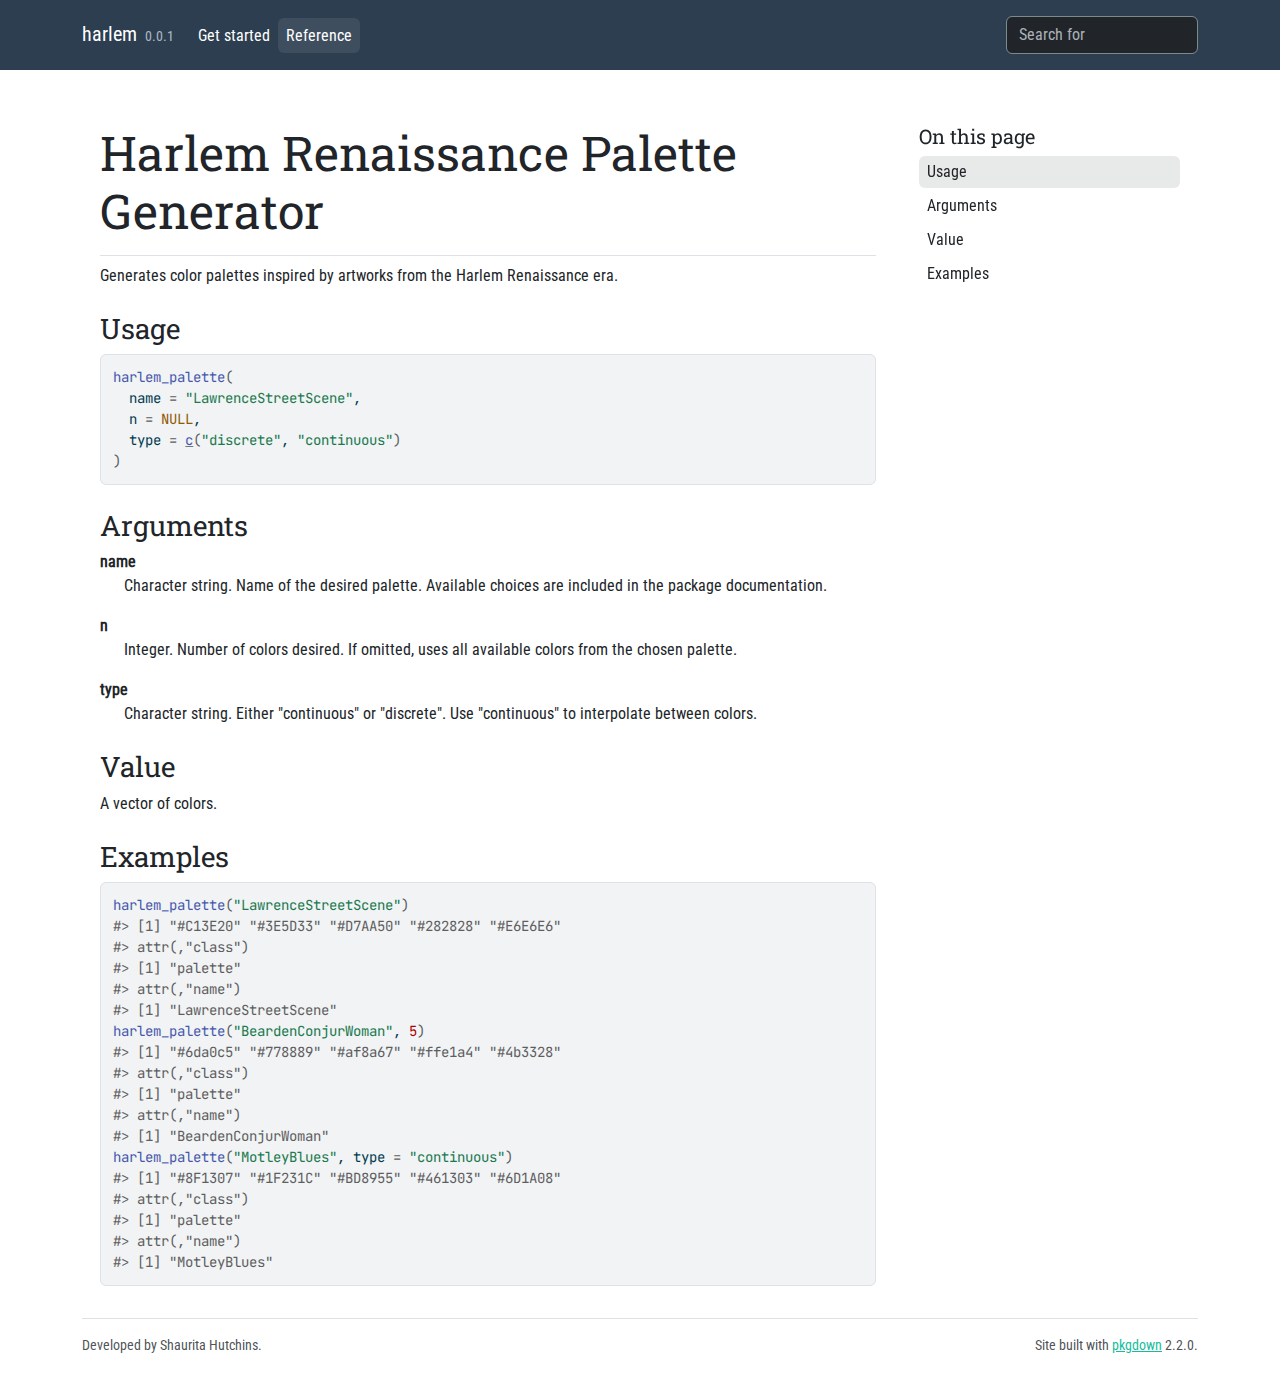
<file: reference/harlem_palette.html>
<!DOCTYPE html>
<!-- Generated by pkgdown: do not edit by hand --><html lang="en"><head><meta http-equiv="Content-Type" content="text/html; charset=UTF-8"><meta charset="utf-8"><meta http-equiv="X-UA-Compatible" content="IE=edge"><meta name="viewport" content="width=device-width, initial-scale=1, shrink-to-fit=no"><title>Harlem Renaissance Palette Generator — harlem_palette • harlem</title><script src="../deps/jquery-3.6.0/jquery-3.6.0.min.js"></script><meta name="viewport" content="width=device-width, initial-scale=1, shrink-to-fit=no"><link href="../deps/bootstrap-5.3.1/bootstrap.min.css" rel="stylesheet"><script src="../deps/bootstrap-5.3.1/bootstrap.bundle.min.js"></script><link href="../deps/Roboto_Condensed-0.4.10/font.css" rel="stylesheet"><link href="../deps/JetBrains_Mono-0.4.10/font.css" rel="stylesheet"><link href="../deps/Roboto_Slab-0.4.10/font.css" rel="stylesheet"><link href="../deps/font-awesome-6.5.2/css/all.min.css" rel="stylesheet"><link href="../deps/font-awesome-6.5.2/css/v4-shims.min.css" rel="stylesheet"><script src="../deps/headroom-0.11.0/headroom.min.js"></script><script src="../deps/headroom-0.11.0/jQuery.headroom.min.js"></script><script src="../deps/bootstrap-toc-1.0.1/bootstrap-toc.min.js"></script><script src="../deps/clipboard.js-2.0.11/clipboard.min.js"></script><script src="../deps/search-1.0.0/autocomplete.jquery.min.js"></script><script src="../deps/search-1.0.0/fuse.min.js"></script><script src="../deps/search-1.0.0/mark.min.js"></script><!-- pkgdown --><script src="../pkgdown.js"></script><meta property="og:title" content="Harlem Renaissance Palette Generator — harlem_palette"><meta name="description" content="Generates color palettes inspired by artworks from the Harlem Renaissance era."><meta property="og:description" content="Generates color palettes inspired by artworks from the Harlem Renaissance era."></head><body>
    <a href="#main" class="visually-hidden-focusable">Skip to contents</a>


    <nav class="navbar navbar-expand-lg fixed-top bg-primary" data-bs-theme="dark" aria-label="Site navigation"><div class="container">

    <a class="navbar-brand me-2" href="../index.html">harlem</a>

    <small class="nav-text text-muted me-auto" data-bs-toggle="tooltip" data-bs-placement="bottom" title="">0.0.1</small>


    <button class="navbar-toggler" type="button" data-bs-toggle="collapse" data-bs-target="#navbar" aria-controls="navbar" aria-expanded="false" aria-label="Toggle navigation">
      <span class="navbar-toggler-icon"></span>
    </button>

    <div id="navbar" class="collapse navbar-collapse ms-3">
      <ul class="navbar-nav me-auto"><li class="nav-item"><a class="nav-link" href="../articles/harlem.html">Get started</a></li>
<li class="active nav-item"><a class="nav-link" href="../reference/index.html">Reference</a></li>
      </ul><ul class="navbar-nav"><li class="nav-item"><form class="form-inline" role="search">
 <input class="form-control" type="search" name="search-input" id="search-input" autocomplete="off" aria-label="Search site" placeholder="Search for" data-search-index="../search.json"></form></li>
      </ul></div>


  </div>
</nav><div class="container template-reference-topic">
<div class="row">
  <main id="main" class="col-md-9"><div class="page-header">

      <h1>Harlem Renaissance Palette Generator</h1>

      <div class="d-none name"><code>harlem_palette.Rd</code></div>
    </div>

    <div class="ref-description section level2">
    <p>Generates color palettes inspired by artworks from the Harlem Renaissance era.</p>
    </div>

    <div class="section level2">
    <h2 id="ref-usage">Usage<a class="anchor" aria-label="anchor" href="#ref-usage"></a></h2>
    <div class="sourceCode"><pre class="sourceCode r"><code><span><span class="fu">harlem_palette</span><span class="op">(</span></span>
<span>  name <span class="op">=</span> <span class="st">"LawrenceStreetScene"</span>,</span>
<span>  n <span class="op">=</span> <span class="cn">NULL</span>,</span>
<span>  type <span class="op">=</span> <span class="fu"><a href="https://rdrr.io/r/base/c.html" class="external-link">c</a></span><span class="op">(</span><span class="st">"discrete"</span>, <span class="st">"continuous"</span><span class="op">)</span></span>
<span><span class="op">)</span></span></code></pre></div>
    </div>

    <div class="section level2">
    <h2 id="arguments">Arguments<a class="anchor" aria-label="anchor" href="#arguments"></a></h2>


<dl><dt id="arg-name">name<a class="anchor" aria-label="anchor" href="#arg-name"></a></dt>
<dd><p>Character string. Name of the desired palette. Available choices are included in the package documentation.</p></dd>


<dt id="arg-n">n<a class="anchor" aria-label="anchor" href="#arg-n"></a></dt>
<dd><p>Integer. Number of colors desired. If omitted, uses all available colors from the chosen palette.</p></dd>


<dt id="arg-type">type<a class="anchor" aria-label="anchor" href="#arg-type"></a></dt>
<dd><p>Character string. Either "continuous" or "discrete". Use "continuous" to interpolate between colors.</p></dd>

</dl></div>
    <div class="section level2">
    <h2 id="value">Value<a class="anchor" aria-label="anchor" href="#value"></a></h2>
    <p>A vector of colors.</p>
    </div>

    <div class="section level2">
    <h2 id="ref-examples">Examples<a class="anchor" aria-label="anchor" href="#ref-examples"></a></h2>
    <div class="sourceCode"><pre class="sourceCode r"><code><span class="r-in"><span><span class="fu">harlem_palette</span><span class="op">(</span><span class="st">"LawrenceStreetScene"</span><span class="op">)</span></span></span>
<span class="r-out co"><span class="r-pr">#&gt;</span> [1] "#C13E20" "#3E5D33" "#D7AA50" "#282828" "#E6E6E6"</span>
<span class="r-out co"><span class="r-pr">#&gt;</span> attr(,"class")</span>
<span class="r-out co"><span class="r-pr">#&gt;</span> [1] "palette"</span>
<span class="r-out co"><span class="r-pr">#&gt;</span> attr(,"name")</span>
<span class="r-out co"><span class="r-pr">#&gt;</span> [1] "LawrenceStreetScene"</span>
<span class="r-in"><span><span class="fu">harlem_palette</span><span class="op">(</span><span class="st">"BeardenConjurWoman"</span>, <span class="fl">5</span><span class="op">)</span></span></span>
<span class="r-out co"><span class="r-pr">#&gt;</span> [1] "#6da0c5" "#778889" "#af8a67" "#ffe1a4" "#4b3328"</span>
<span class="r-out co"><span class="r-pr">#&gt;</span> attr(,"class")</span>
<span class="r-out co"><span class="r-pr">#&gt;</span> [1] "palette"</span>
<span class="r-out co"><span class="r-pr">#&gt;</span> attr(,"name")</span>
<span class="r-out co"><span class="r-pr">#&gt;</span> [1] "BeardenConjurWoman"</span>
<span class="r-in"><span><span class="fu">harlem_palette</span><span class="op">(</span><span class="st">"MotleyBlues"</span>, type <span class="op">=</span> <span class="st">"continuous"</span><span class="op">)</span></span></span>
<span class="r-out co"><span class="r-pr">#&gt;</span> [1] "#8F1307" "#1F231C" "#BD8955" "#461303" "#6D1A08"</span>
<span class="r-out co"><span class="r-pr">#&gt;</span> attr(,"class")</span>
<span class="r-out co"><span class="r-pr">#&gt;</span> [1] "palette"</span>
<span class="r-out co"><span class="r-pr">#&gt;</span> attr(,"name")</span>
<span class="r-out co"><span class="r-pr">#&gt;</span> [1] "MotleyBlues"</span>
</code></pre></div>
    </div>
  </main><aside class="col-md-3"><nav id="toc" aria-label="Table of contents"><h2>On this page</h2>
    </nav></aside></div>


    <footer><div class="pkgdown-footer-left">
  <p>Developed by Shaurita Hutchins.</p>
</div>

<div class="pkgdown-footer-right">
  <p>Site built with <a href="https://pkgdown.r-lib.org/" class="external-link">pkgdown</a> 2.2.0.</p>
</div>

    </footer></div>





  </body></html>
</file>
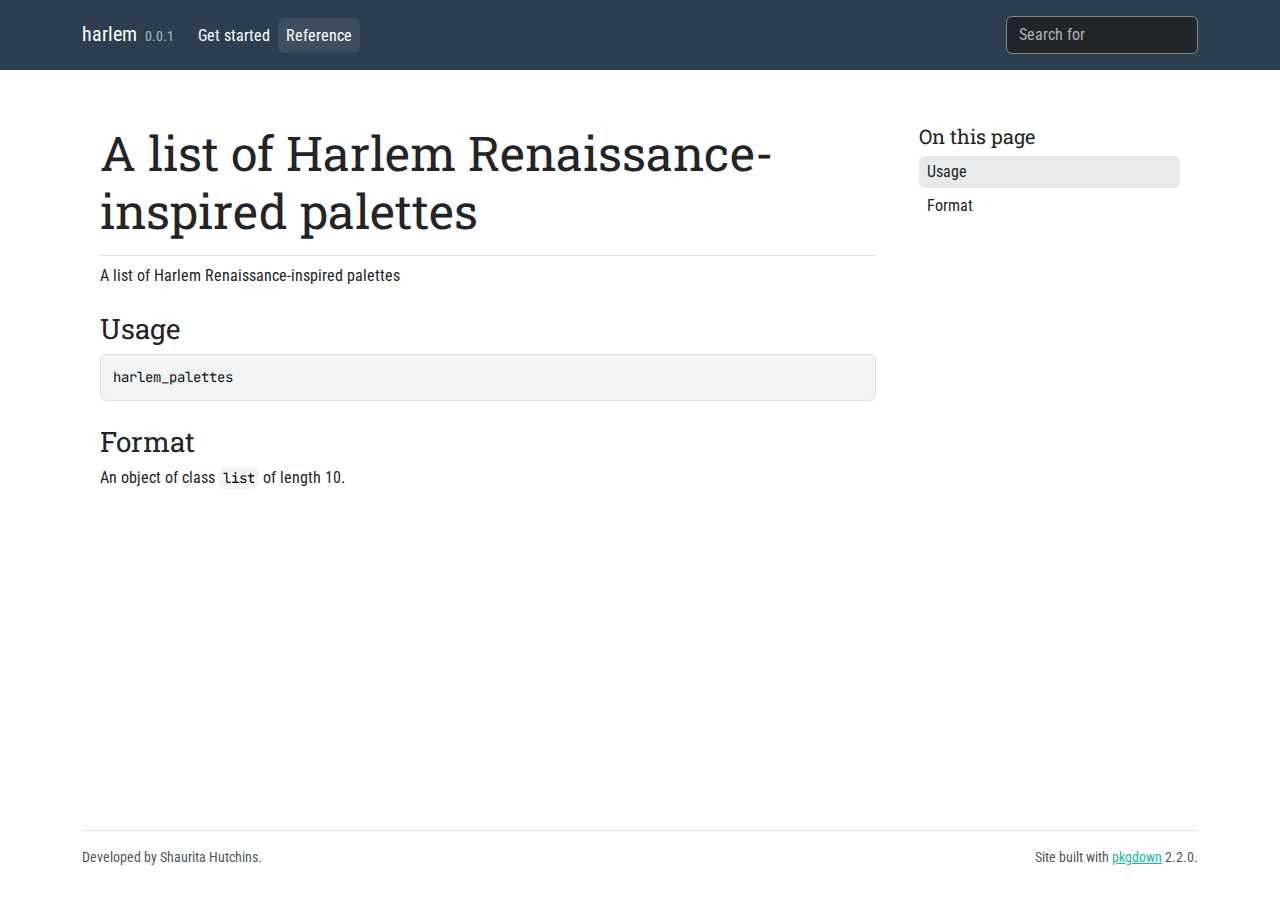
<file: reference/harlem_palettes.html>
<!DOCTYPE html>
<!-- Generated by pkgdown: do not edit by hand --><html lang="en"><head><meta http-equiv="Content-Type" content="text/html; charset=UTF-8"><meta charset="utf-8"><meta http-equiv="X-UA-Compatible" content="IE=edge"><meta name="viewport" content="width=device-width, initial-scale=1, shrink-to-fit=no"><title>A list of Harlem Renaissance-inspired palettes — harlem_palettes • harlem</title><script src="../deps/jquery-3.6.0/jquery-3.6.0.min.js"></script><meta name="viewport" content="width=device-width, initial-scale=1, shrink-to-fit=no"><link href="../deps/bootstrap-5.3.1/bootstrap.min.css" rel="stylesheet"><script src="../deps/bootstrap-5.3.1/bootstrap.bundle.min.js"></script><link href="../deps/Roboto_Condensed-0.4.10/font.css" rel="stylesheet"><link href="../deps/JetBrains_Mono-0.4.10/font.css" rel="stylesheet"><link href="../deps/Roboto_Slab-0.4.10/font.css" rel="stylesheet"><link href="../deps/font-awesome-6.5.2/css/all.min.css" rel="stylesheet"><link href="../deps/font-awesome-6.5.2/css/v4-shims.min.css" rel="stylesheet"><script src="../deps/headroom-0.11.0/headroom.min.js"></script><script src="../deps/headroom-0.11.0/jQuery.headroom.min.js"></script><script src="../deps/bootstrap-toc-1.0.1/bootstrap-toc.min.js"></script><script src="../deps/clipboard.js-2.0.11/clipboard.min.js"></script><script src="../deps/search-1.0.0/autocomplete.jquery.min.js"></script><script src="../deps/search-1.0.0/fuse.min.js"></script><script src="../deps/search-1.0.0/mark.min.js"></script><!-- pkgdown --><script src="../pkgdown.js"></script><meta property="og:title" content="A list of Harlem Renaissance-inspired palettes — harlem_palettes"><meta name="description" content="A list of Harlem Renaissance-inspired palettes"><meta property="og:description" content="A list of Harlem Renaissance-inspired palettes"></head><body>
    <a href="#main" class="visually-hidden-focusable">Skip to contents</a>


    <nav class="navbar navbar-expand-lg fixed-top bg-primary" data-bs-theme="dark" aria-label="Site navigation"><div class="container">

    <a class="navbar-brand me-2" href="../index.html">harlem</a>

    <small class="nav-text text-muted me-auto" data-bs-toggle="tooltip" data-bs-placement="bottom" title="">0.0.1</small>


    <button class="navbar-toggler" type="button" data-bs-toggle="collapse" data-bs-target="#navbar" aria-controls="navbar" aria-expanded="false" aria-label="Toggle navigation">
      <span class="navbar-toggler-icon"></span>
    </button>

    <div id="navbar" class="collapse navbar-collapse ms-3">
      <ul class="navbar-nav me-auto"><li class="nav-item"><a class="nav-link" href="../articles/harlem.html">Get started</a></li>
<li class="active nav-item"><a class="nav-link" href="../reference/index.html">Reference</a></li>
      </ul><ul class="navbar-nav"><li class="nav-item"><form class="form-inline" role="search">
 <input class="form-control" type="search" name="search-input" id="search-input" autocomplete="off" aria-label="Search site" placeholder="Search for" data-search-index="../search.json"></form></li>
      </ul></div>


  </div>
</nav><div class="container template-reference-topic">
<div class="row">
  <main id="main" class="col-md-9"><div class="page-header">

      <h1>A list of Harlem Renaissance-inspired palettes</h1>

      <div class="d-none name"><code>harlem_palettes.Rd</code></div>
    </div>

    <div class="ref-description section level2">
    <p>A list of Harlem Renaissance-inspired palettes</p>
    </div>

    <div class="section level2">
    <h2 id="ref-usage">Usage<a class="anchor" aria-label="anchor" href="#ref-usage"></a></h2>
    <div class="sourceCode"><pre class="sourceCode r"><code><span><span class="va">harlem_palettes</span></span></code></pre></div>
    </div>

    <div class="section level2">
    <h2 id="format">Format<a class="anchor" aria-label="anchor" href="#format"></a></h2>
    <p>An object of class <code>list</code> of length 10.</p>
    </div>

  </main><aside class="col-md-3"><nav id="toc" aria-label="Table of contents"><h2>On this page</h2>
    </nav></aside></div>


    <footer><div class="pkgdown-footer-left">
  <p>Developed by Shaurita Hutchins.</p>
</div>

<div class="pkgdown-footer-right">
  <p>Site built with <a href="https://pkgdown.r-lib.org/" class="external-link">pkgdown</a> 2.2.0.</p>
</div>

    </footer></div>





  </body></html>
</file>
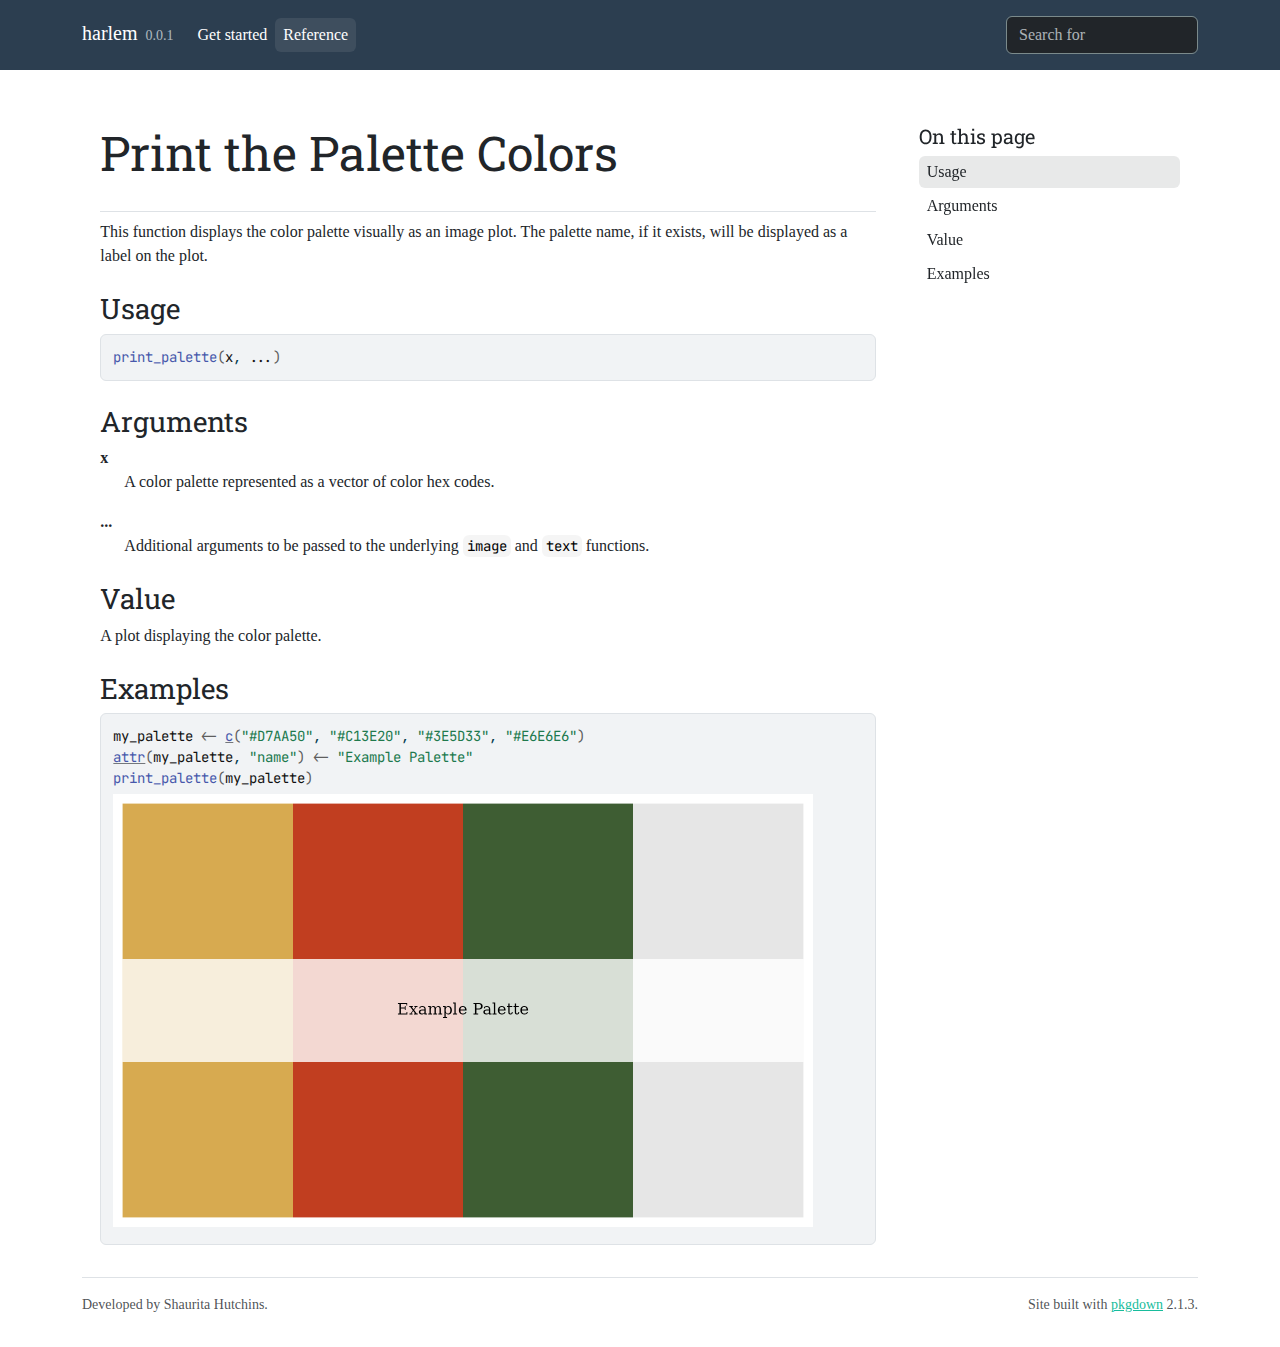
<file: reference/print_palette.html>
<!DOCTYPE html>
<!-- Generated by pkgdown: do not edit by hand --><html lang="en"><head><meta http-equiv="Content-Type" content="text/html; charset=UTF-8"><meta charset="utf-8"><meta http-equiv="X-UA-Compatible" content="IE=edge"><meta name="viewport" content="width=device-width, initial-scale=1, shrink-to-fit=no"><title>Print the Palette Colors — print_palette • harlem</title><script src="../deps/jquery-3.6.0/jquery-3.6.0.min.js"></script><meta name="viewport" content="width=device-width, initial-scale=1, shrink-to-fit=no"><link href="../deps/bootstrap-5.3.1/bootstrap.min.css" rel="stylesheet"><script src="../deps/bootstrap-5.3.1/bootstrap.bundle.min.js"></script><link href="../deps/Roboto-0.4.10/font.css" rel="stylesheet"><link href="../deps/JetBrains_Mono-0.4.10/font.css" rel="stylesheet"><link href="../deps/Roboto_Slab-0.4.10/font.css" rel="stylesheet"><link href="../deps/font-awesome-6.5.2/css/all.min.css" rel="stylesheet"><link href="../deps/font-awesome-6.5.2/css/v4-shims.min.css" rel="stylesheet"><script src="../deps/headroom-0.11.0/headroom.min.js"></script><script src="../deps/headroom-0.11.0/jQuery.headroom.min.js"></script><script src="../deps/bootstrap-toc-1.0.1/bootstrap-toc.min.js"></script><script src="../deps/clipboard.js-2.0.11/clipboard.min.js"></script><script src="../deps/search-1.0.0/autocomplete.jquery.min.js"></script><script src="../deps/search-1.0.0/fuse.min.js"></script><script src="../deps/search-1.0.0/mark.min.js"></script><!-- pkgdown --><script src="../pkgdown.js"></script><meta property="og:title" content="Print the Palette Colors — print_palette"><meta name="description" content="This function displays the color palette visually as an image plot.
The palette name, if it exists, will be displayed as a label on the plot."><meta property="og:description" content="This function displays the color palette visually as an image plot.
The palette name, if it exists, will be displayed as a label on the plot."></head><body>
    <a href="#main" class="visually-hidden-focusable">Skip to contents</a>


    <nav class="navbar navbar-expand-lg fixed-top bg-primary" data-bs-theme="dark" aria-label="Site navigation"><div class="container">

    <a class="navbar-brand me-2" href="../index.html">harlem</a>

    <small class="nav-text text-muted me-auto" data-bs-toggle="tooltip" data-bs-placement="bottom" title="">0.0.1</small>


    <button class="navbar-toggler" type="button" data-bs-toggle="collapse" data-bs-target="#navbar" aria-controls="navbar" aria-expanded="false" aria-label="Toggle navigation">
      <span class="navbar-toggler-icon"></span>
    </button>

    <div id="navbar" class="collapse navbar-collapse ms-3">
      <ul class="navbar-nav me-auto"><li class="nav-item"><a class="nav-link" href="../articles/harlem.html">Get started</a></li>
<li class="active nav-item"><a class="nav-link" href="../reference/index.html">Reference</a></li>
      </ul><ul class="navbar-nav"><li class="nav-item"><form class="form-inline" role="search">
 <input class="form-control" type="search" name="search-input" id="search-input" autocomplete="off" aria-label="Search site" placeholder="Search for" data-search-index="../search.json"></form></li>
      </ul></div>


  </div>
</nav><div class="container template-reference-topic">
<div class="row">
  <main id="main" class="col-md-9"><div class="page-header">

      <h1>Print the Palette Colors</h1>

      <div class="d-none name"><code>print_palette.Rd</code></div>
    </div>

    <div class="ref-description section level2">
    <p>This function displays the color palette visually as an image plot.
The palette name, if it exists, will be displayed as a label on the plot.</p>
    </div>

    <div class="section level2">
    <h2 id="ref-usage">Usage<a class="anchor" aria-label="anchor" href="#ref-usage"></a></h2>
    <div class="sourceCode"><pre class="sourceCode r"><code><span><span class="fu">print_palette</span><span class="op">(</span><span class="va">x</span>, <span class="va">...</span><span class="op">)</span></span></code></pre></div>
    </div>

    <div class="section level2">
    <h2 id="arguments">Arguments<a class="anchor" aria-label="anchor" href="#arguments"></a></h2>


<dl><dt id="arg-x">x<a class="anchor" aria-label="anchor" href="#arg-x"></a></dt>
<dd><p>A color palette represented as a vector of color hex codes.</p></dd>


<dt id="arg--">...<a class="anchor" aria-label="anchor" href="#arg--"></a></dt>
<dd><p>Additional arguments to be passed to the underlying <code>image</code> and <code>text</code> functions.</p></dd>

</dl></div>
    <div class="section level2">
    <h2 id="value">Value<a class="anchor" aria-label="anchor" href="#value"></a></h2>
    <p>A plot displaying the color palette.</p>
    </div>

    <div class="section level2">
    <h2 id="ref-examples">Examples<a class="anchor" aria-label="anchor" href="#ref-examples"></a></h2>
    <div class="sourceCode"><pre class="sourceCode r"><code><span class="r-in"><span><span class="va">my_palette</span> <span class="op">&lt;-</span> <span class="fu"><a href="https://rdrr.io/r/base/c.html" class="external-link">c</a></span><span class="op">(</span><span class="st">"#D7AA50"</span>, <span class="st">"#C13E20"</span>, <span class="st">"#3E5D33"</span>, <span class="st">"#E6E6E6"</span><span class="op">)</span></span></span>
<span class="r-in"><span><span class="fu"><a href="https://rdrr.io/r/base/attr.html" class="external-link">attr</a></span><span class="op">(</span><span class="va">my_palette</span>, <span class="st">"name"</span><span class="op">)</span> <span class="op">&lt;-</span> <span class="st">"Example Palette"</span></span></span>
<span class="r-in"><span><span class="fu">print_palette</span><span class="op">(</span><span class="va">my_palette</span><span class="op">)</span></span></span>
<span class="r-plt img"><img src="print_palette-1.png" alt="" width="700" height="433"></span>
</code></pre></div>
    </div>
  </main><aside class="col-md-3"><nav id="toc" aria-label="Table of contents"><h2>On this page</h2>
    </nav></aside></div>


    <footer><div class="pkgdown-footer-left">
  <p>Developed by Shaurita Hutchins.</p>
</div>

<div class="pkgdown-footer-right">
  <p>Site built with <a href="https://pkgdown.r-lib.org/" class="external-link">pkgdown</a> 2.1.3.</p>
</div>

    </footer></div>





  </body></html>
</file>
<file: deps/Roboto_Condensed-0.4.10/font.css>
/* cyrillic-ext */
@font-face {
  font-family: 'Roboto Condensed';
  font-style: normal;
  font-weight: 400;
  font-display: swap;
  src: url(ieVo2ZhZI2eCN5jzbjEETS9weq8-_d6T_POl0fRJeyWyosBD5XxxKA.woff2) format('woff2');
  unicode-range: U+0460-052F, U+1C80-1C8A, U+20B4, U+2DE0-2DFF, U+A640-A69F, U+FE2E-FE2F;
}
/* cyrillic */
@font-face {
  font-family: 'Roboto Condensed';
  font-style: normal;
  font-weight: 400;
  font-display: swap;
  src: url(ieVo2ZhZI2eCN5jzbjEETS9weq8-_d6T_POl0fRJeyWyosBK5XxxKA.woff2) format('woff2');
  unicode-range: U+0301, U+0400-045F, U+0490-0491, U+04B0-04B1, U+2116;
}
/* greek-ext */
@font-face {
  font-family: 'Roboto Condensed';
  font-style: normal;
  font-weight: 400;
  font-display: swap;
  src: url(ieVo2ZhZI2eCN5jzbjEETS9weq8-_d6T_POl0fRJeyWyosBC5XxxKA.woff2) format('woff2');
  unicode-range: U+1F00-1FFF;
}
/* greek */
@font-face {
  font-family: 'Roboto Condensed';
  font-style: normal;
  font-weight: 400;
  font-display: swap;
  src: url(ieVo2ZhZI2eCN5jzbjEETS9weq8-_d6T_POl0fRJeyWyosBN5XxxKA.woff2) format('woff2');
  unicode-range: U+0370-0377, U+037A-037F, U+0384-038A, U+038C, U+038E-03A1, U+03A3-03FF;
}
/* vietnamese */
@font-face {
  font-family: 'Roboto Condensed';
  font-style: normal;
  font-weight: 400;
  font-display: swap;
  src: url(ieVo2ZhZI2eCN5jzbjEETS9weq8-_d6T_POl0fRJeyWyosBB5XxxKA.woff2) format('woff2');
  unicode-range: U+0102-0103, U+0110-0111, U+0128-0129, U+0168-0169, U+01A0-01A1, U+01AF-01B0, U+0300-0301, U+0303-0304, U+0308-0309, U+0323, U+0329, U+1EA0-1EF9, U+20AB;
}
/* latin-ext */
@font-face {
  font-family: 'Roboto Condensed';
  font-style: normal;
  font-weight: 400;
  font-display: swap;
  src: url(ieVo2ZhZI2eCN5jzbjEETS9weq8-_d6T_POl0fRJeyWyosBA5XxxKA.woff2) format('woff2');
  unicode-range: U+0100-02BA, U+02BD-02C5, U+02C7-02CC, U+02CE-02D7, U+02DD-02FF, U+0304, U+0308, U+0329, U+1D00-1DBF, U+1E00-1E9F, U+1EF2-1EFF, U+2020, U+20A0-20AB, U+20AD-20C0, U+2113, U+2C60-2C7F, U+A720-A7FF;
}
/* latin */
@font-face {
  font-family: 'Roboto Condensed';
  font-style: normal;
  font-weight: 400;
  font-display: swap;
  src: url(ieVo2ZhZI2eCN5jzbjEETS9weq8-_d6T_POl0fRJeyWyosBO5Xw.woff2) format('woff2');
  unicode-range: U+0000-00FF, U+0131, U+0152-0153, U+02BB-02BC, U+02C6, U+02DA, U+02DC, U+0304, U+0308, U+0329, U+2000-206F, U+20AC, U+2122, U+2191, U+2193, U+2212, U+2215, U+FEFF, U+FFFD;
}
</file>
<file: deps/JetBrains_Mono-0.4.10/font.css>
/* cyrillic-ext */
@font-face {
  font-family: 'JetBrains Mono';
  font-style: normal;
  font-weight: 400;
  font-display: swap;
  src: url(tDbY2o-flEEny0FZhsfKu5WU4zr3E_BX0PnT8RD8yKxTN1OVgaY.woff2) format('woff2');
  unicode-range: U+0460-052F, U+1C80-1C8A, U+20B4, U+2DE0-2DFF, U+A640-A69F, U+FE2E-FE2F;
}
/* cyrillic */
@font-face {
  font-family: 'JetBrains Mono';
  font-style: normal;
  font-weight: 400;
  font-display: swap;
  src: url(tDbY2o-flEEny0FZhsfKu5WU4zr3E_BX0PnT8RD8yKxTPlOVgaY.woff2) format('woff2');
  unicode-range: U+0301, U+0400-045F, U+0490-0491, U+04B0-04B1, U+2116;
}
/* greek */
@font-face {
  font-family: 'JetBrains Mono';
  font-style: normal;
  font-weight: 400;
  font-display: swap;
  src: url(tDbY2o-flEEny0FZhsfKu5WU4zr3E_BX0PnT8RD8yKxTOVOVgaY.woff2) format('woff2');
  unicode-range: U+0370-0377, U+037A-037F, U+0384-038A, U+038C, U+038E-03A1, U+03A3-03FF;
}
/* vietnamese */
@font-face {
  font-family: 'JetBrains Mono';
  font-style: normal;
  font-weight: 400;
  font-display: swap;
  src: url(tDbY2o-flEEny0FZhsfKu5WU4zr3E_BX0PnT8RD8yKxTNVOVgaY.woff2) format('woff2');
  unicode-range: U+0102-0103, U+0110-0111, U+0128-0129, U+0168-0169, U+01A0-01A1, U+01AF-01B0, U+0300-0301, U+0303-0304, U+0308-0309, U+0323, U+0329, U+1EA0-1EF9, U+20AB;
}
/* latin-ext */
@font-face {
  font-family: 'JetBrains Mono';
  font-style: normal;
  font-weight: 400;
  font-display: swap;
  src: url(tDbY2o-flEEny0FZhsfKu5WU4zr3E_BX0PnT8RD8yKxTNFOVgaY.woff2) format('woff2');
  unicode-range: U+0100-02BA, U+02BD-02C5, U+02C7-02CC, U+02CE-02D7, U+02DD-02FF, U+0304, U+0308, U+0329, U+1D00-1DBF, U+1E00-1E9F, U+1EF2-1EFF, U+2020, U+20A0-20AB, U+20AD-20C0, U+2113, U+2C60-2C7F, U+A720-A7FF;
}
/* latin */
@font-face {
  font-family: 'JetBrains Mono';
  font-style: normal;
  font-weight: 400;
  font-display: swap;
  src: url(tDbY2o-flEEny0FZhsfKu5WU4zr3E_BX0PnT8RD8yKxTOlOV.woff2) format('woff2');
  unicode-range: U+0000-00FF, U+0131, U+0152-0153, U+02BB-02BC, U+02C6, U+02DA, U+02DC, U+0304, U+0308, U+0329, U+2000-206F, U+20AC, U+2122, U+2191, U+2193, U+2212, U+2215, U+FEFF, U+FFFD;
}
</file>
<file: deps/Roboto_Slab-0.4.10/font.css>
/* cyrillic-ext */
@font-face {
  font-family: 'Roboto Slab';
  font-style: normal;
  font-weight: 400;
  font-display: swap;
  src: url(BngbUXZYTXPIvIBgJJSb6s3BzlRRfKOFbvjojISmYmRjRdE.woff2) format('woff2');
  unicode-range: U+0460-052F, U+1C80-1C8A, U+20B4, U+2DE0-2DFF, U+A640-A69F, U+FE2E-FE2F;
}
/* cyrillic */
@font-face {
  font-family: 'Roboto Slab';
  font-style: normal;
  font-weight: 400;
  font-display: swap;
  src: url(BngbUXZYTXPIvIBgJJSb6s3BzlRRfKOFbvjojISma2RjRdE.woff2) format('woff2');
  unicode-range: U+0301, U+0400-045F, U+0490-0491, U+04B0-04B1, U+2116;
}
/* greek-ext */
@font-face {
  font-family: 'Roboto Slab';
  font-style: normal;
  font-weight: 400;
  font-display: swap;
  src: url(BngbUXZYTXPIvIBgJJSb6s3BzlRRfKOFbvjojISmY2RjRdE.woff2) format('woff2');
  unicode-range: U+1F00-1FFF;
}
/* greek */
@font-face {
  font-family: 'Roboto Slab';
  font-style: normal;
  font-weight: 400;
  font-display: swap;
  src: url(BngbUXZYTXPIvIBgJJSb6s3BzlRRfKOFbvjojISmbGRjRdE.woff2) format('woff2');
  unicode-range: U+0370-0377, U+037A-037F, U+0384-038A, U+038C, U+038E-03A1, U+03A3-03FF;
}
/* vietnamese */
@font-face {
  font-family: 'Roboto Slab';
  font-style: normal;
  font-weight: 400;
  font-display: swap;
  src: url(BngbUXZYTXPIvIBgJJSb6s3BzlRRfKOFbvjojISmYGRjRdE.woff2) format('woff2');
  unicode-range: U+0102-0103, U+0110-0111, U+0128-0129, U+0168-0169, U+01A0-01A1, U+01AF-01B0, U+0300-0301, U+0303-0304, U+0308-0309, U+0323, U+0329, U+1EA0-1EF9, U+20AB;
}
/* latin-ext */
@font-face {
  font-family: 'Roboto Slab';
  font-style: normal;
  font-weight: 400;
  font-display: swap;
  src: url(BngbUXZYTXPIvIBgJJSb6s3BzlRRfKOFbvjojISmYWRjRdE.woff2) format('woff2');
  unicode-range: U+0100-02BA, U+02BD-02C5, U+02C7-02CC, U+02CE-02D7, U+02DD-02FF, U+0304, U+0308, U+0329, U+1D00-1DBF, U+1E00-1E9F, U+1EF2-1EFF, U+2020, U+20A0-20AB, U+20AD-20C0, U+2113, U+2C60-2C7F, U+A720-A7FF;
}
/* latin */
@font-face {
  font-family: 'Roboto Slab';
  font-style: normal;
  font-weight: 400;
  font-display: swap;
  src: url(BngbUXZYTXPIvIBgJJSb6s3BzlRRfKOFbvjojISmb2Rj.woff2) format('woff2');
  unicode-range: U+0000-00FF, U+0131, U+0152-0153, U+02BB-02BC, U+02C6, U+02DA, U+02DC, U+0304, U+0308, U+0329, U+2000-206F, U+20AC, U+2122, U+2191, U+2193, U+2212, U+2215, U+FEFF, U+FFFD;
}
</file>
<file: deps/Roboto-0.4.10/font.css>
/* cyrillic-ext */
@font-face {
  font-family: 'Roboto';
  font-style: normal;
  font-weight: 400;
  font-stretch: 100%;
  font-display: swap;
  src: url(KFOMCnqEu92Fr1ME7kSn66aGLdTylUAMQXC89YmC2DPNWubEbVmZiArmlw.woff2) format('woff2');
  unicode-range: U+0460-052F, U+1C80-1C8A, U+20B4, U+2DE0-2DFF, U+A640-A69F, U+FE2E-FE2F;
}
/* cyrillic */
@font-face {
  font-family: 'Roboto';
  font-style: normal;
  font-weight: 400;
  font-stretch: 100%;
  font-display: swap;
  src: url(KFOMCnqEu92Fr1ME7kSn66aGLdTylUAMQXC89YmC2DPNWubEbVmQiArmlw.woff2) format('woff2');
  unicode-range: U+0301, U+0400-045F, U+0490-0491, U+04B0-04B1, U+2116;
}
/* greek-ext */
@font-face {
  font-family: 'Roboto';
  font-style: normal;
  font-weight: 400;
  font-stretch: 100%;
  font-display: swap;
  src: url(KFOMCnqEu92Fr1ME7kSn66aGLdTylUAMQXC89YmC2DPNWubEbVmYiArmlw.woff2) format('woff2');
  unicode-range: U+1F00-1FFF;
}
/* greek */
@font-face {
  font-family: 'Roboto';
  font-style: normal;
  font-weight: 400;
  font-stretch: 100%;
  font-display: swap;
  src: url(KFOMCnqEu92Fr1ME7kSn66aGLdTylUAMQXC89YmC2DPNWubEbVmXiArmlw.woff2) format('woff2');
  unicode-range: U+0370-0377, U+037A-037F, U+0384-038A, U+038C, U+038E-03A1, U+03A3-03FF;
}
/* math */
@font-face {
  font-family: 'Roboto';
  font-style: normal;
  font-weight: 400;
  font-stretch: 100%;
  font-display: swap;
  src: url(KFOMCnqEu92Fr1ME7kSn66aGLdTylUAMQXC89YmC2DPNWubEbVnoiArmlw.woff2) format('woff2');
  unicode-range: U+0302-0303, U+0305, U+0307-0308, U+0310, U+0312, U+0315, U+031A, U+0326-0327, U+032C, U+032F-0330, U+0332-0333, U+0338, U+033A, U+0346, U+034D, U+0391-03A1, U+03A3-03A9, U+03B1-03C9, U+03D1, U+03D5-03D6, U+03F0-03F1, U+03F4-03F5, U+2016-2017, U+2034-2038, U+203C, U+2040, U+2043, U+2047, U+2050, U+2057, U+205F, U+2070-2071, U+2074-208E, U+2090-209C, U+20D0-20DC, U+20E1, U+20E5-20EF, U+2100-2112, U+2114-2115, U+2117-2121, U+2123-214F, U+2190, U+2192, U+2194-21AE, U+21B0-21E5, U+21F1-21F2, U+21F4-2211, U+2213-2214, U+2216-22FF, U+2308-230B, U+2310, U+2319, U+231C-2321, U+2336-237A, U+237C, U+2395, U+239B-23B7, U+23D0, U+23DC-23E1, U+2474-2475, U+25AF, U+25B3, U+25B7, U+25BD, U+25C1, U+25CA, U+25CC, U+25FB, U+266D-266F, U+27C0-27FF, U+2900-2AFF, U+2B0E-2B11, U+2B30-2B4C, U+2BFE, U+3030, U+FF5B, U+FF5D, U+1D400-1D7FF, U+1EE00-1EEFF;
}
/* symbols */
@font-face {
  font-family: 'Roboto';
  font-style: normal;
  font-weight: 400;
  font-stretch: 100%;
  font-display: swap;
  src: url(KFOMCnqEu92Fr1ME7kSn66aGLdTylUAMQXC89YmC2DPNWubEbVn6iArmlw.woff2) format('woff2');
  unicode-range: U+0001-000C, U+000E-001F, U+007F-009F, U+20DD-20E0, U+20E2-20E4, U+2150-218F, U+2190, U+2192, U+2194-2199, U+21AF, U+21E6-21F0, U+21F3, U+2218-2219, U+2299, U+22C4-22C6, U+2300-243F, U+2440-244A, U+2460-24FF, U+25A0-27BF, U+2800-28FF, U+2921-2922, U+2981, U+29BF, U+29EB, U+2B00-2BFF, U+4DC0-4DFF, U+FFF9-FFFB, U+10140-1018E, U+10190-1019C, U+101A0, U+101D0-101FD, U+102E0-102FB, U+10E60-10E7E, U+1D2C0-1D2D3, U+1D2E0-1D37F, U+1F000-1F0FF, U+1F100-1F1AD, U+1F1E6-1F1FF, U+1F30D-1F30F, U+1F315, U+1F31C, U+1F31E, U+1F320-1F32C, U+1F336, U+1F378, U+1F37D, U+1F382, U+1F393-1F39F, U+1F3A7-1F3A8, U+1F3AC-1F3AF, U+1F3C2, U+1F3C4-1F3C6, U+1F3CA-1F3CE, U+1F3D4-1F3E0, U+1F3ED, U+1F3F1-1F3F3, U+1F3F5-1F3F7, U+1F408, U+1F415, U+1F41F, U+1F426, U+1F43F, U+1F441-1F442, U+1F444, U+1F446-1F449, U+1F44C-1F44E, U+1F453, U+1F46A, U+1F47D, U+1F4A3, U+1F4B0, U+1F4B3, U+1F4B9, U+1F4BB, U+1F4BF, U+1F4C8-1F4CB, U+1F4D6, U+1F4DA, U+1F4DF, U+1F4E3-1F4E6, U+1F4EA-1F4ED, U+1F4F7, U+1F4F9-1F4FB, U+1F4FD-1F4FE, U+1F503, U+1F507-1F50B, U+1F50D, U+1F512-1F513, U+1F53E-1F54A, U+1F54F-1F5FA, U+1F610, U+1F650-1F67F, U+1F687, U+1F68D, U+1F691, U+1F694, U+1F698, U+1F6AD, U+1F6B2, U+1F6B9-1F6BA, U+1F6BC, U+1F6C6-1F6CF, U+1F6D3-1F6D7, U+1F6E0-1F6EA, U+1F6F0-1F6F3, U+1F6F7-1F6FC, U+1F700-1F7FF, U+1F800-1F80B, U+1F810-1F847, U+1F850-1F859, U+1F860-1F887, U+1F890-1F8AD, U+1F8B0-1F8BB, U+1F8C0-1F8C1, U+1F900-1F90B, U+1F93B, U+1F946, U+1F984, U+1F996, U+1F9E9, U+1FA00-1FA6F, U+1FA70-1FA7C, U+1FA80-1FA89, U+1FA8F-1FAC6, U+1FACE-1FADC, U+1FADF-1FAE9, U+1FAF0-1FAF8, U+1FB00-1FBFF;
}
/* vietnamese */
@font-face {
  font-family: 'Roboto';
  font-style: normal;
  font-weight: 400;
  font-stretch: 100%;
  font-display: swap;
  src: url(KFOMCnqEu92Fr1ME7kSn66aGLdTylUAMQXC89YmC2DPNWubEbVmbiArmlw.woff2) format('woff2');
  unicode-range: U+0102-0103, U+0110-0111, U+0128-0129, U+0168-0169, U+01A0-01A1, U+01AF-01B0, U+0300-0301, U+0303-0304, U+0308-0309, U+0323, U+0329, U+1EA0-1EF9, U+20AB;
}
/* latin-ext */
@font-face {
  font-family: 'Roboto';
  font-style: normal;
  font-weight: 400;
  font-stretch: 100%;
  font-display: swap;
  src: url(KFOMCnqEu92Fr1ME7kSn66aGLdTylUAMQXC89YmC2DPNWubEbVmaiArmlw.woff2) format('woff2');
  unicode-range: U+0100-02BA, U+02BD-02C5, U+02C7-02CC, U+02CE-02D7, U+02DD-02FF, U+0304, U+0308, U+0329, U+1D00-1DBF, U+1E00-1E9F, U+1EF2-1EFF, U+2020, U+20A0-20AB, U+20AD-20C0, U+2113, U+2C60-2C7F, U+A720-A7FF;
}
/* latin */
@font-face {
  font-family: 'Roboto';
  font-style: normal;
  font-weight: 400;
  font-stretch: 100%;
  font-display: swap;
  src: url(KFOMCnqEu92Fr1ME7kSn66aGLdTylUAMQXC89YmC2DPNWubEbVmUiAo.woff2) format('woff2');
  unicode-range: U+0000-00FF, U+0131, U+0152-0153, U+02BB-02BC, U+02C6, U+02DA, U+02DC, U+0304, U+0308, U+0329, U+2000-206F, U+20AC, U+2122, U+2191, U+2193, U+2212, U+2215, U+FEFF, U+FFFD;
}
</file>
<file: deps/font-awesome-6.5.2/css/v4-shims.min.css>
/*!
 * Font Awesome Free 6.5.2 by @fontawesome - https://fontawesome.com
 * License - https://fontawesome.com/license/free (Icons: CC BY 4.0, Fonts: SIL OFL 1.1, Code: MIT License)
 * Copyright 2024 Fonticons, Inc.
 */
.fa.fa-glass:before{content:"\f000"}.fa.fa-envelope-o{font-family:"Font Awesome 6 Free";font-weight:400}.fa.fa-envelope-o:before{content:"\f0e0"}.fa.fa-star-o{font-family:"Font Awesome 6 Free";font-weight:400}.fa.fa-star-o:before{content:"\f005"}.fa.fa-close:before,.fa.fa-remove:before{content:"\f00d"}.fa.fa-gear:before{content:"\f013"}.fa.fa-trash-o{font-family:"Font Awesome 6 Free";font-weight:400}.fa.fa-trash-o:before{content:"\f2ed"}.fa.fa-home:before{content:"\f015"}.fa.fa-file-o{font-family:"Font Awesome 6 Free";font-weight:400}.fa.fa-file-o:before{content:"\f15b"}.fa.fa-clock-o{font-family:"Font Awesome 6 Free";font-weight:400}.fa.fa-clock-o:before{content:"\f017"}.fa.fa-arrow-circle-o-down{font-family:"Font Awesome 6 Free";font-weight:400}.fa.fa-arrow-circle-o-down:before{content:"\f358"}.fa.fa-arrow-circle-o-up{font-family:"Font Awesome 6 Free";font-weight:400}.fa.fa-arrow-circle-o-up:before{content:"\f35b"}.fa.fa-play-circle-o{font-family:"Font Awesome 6 Free";font-weight:400}.fa.fa-play-circle-o:before{content:"\f144"}.fa.fa-repeat:before,.fa.fa-rotate-right:before{content:"\f01e"}.fa.fa-refresh:before{content:"\f021"}.fa.fa-list-alt{font-family:"Font Awesome 6 Free";font-weight:400}.fa.fa-list-alt:before{content:"\f022"}.fa.fa-dedent:before{content:"\f03b"}.fa.fa-video-camera:before{content:"\f03d"}.fa.fa-picture-o{font-family:"Font Awesome 6 Free";font-weight:400}.fa.fa-picture-o:before{content:"\f03e"}.fa.fa-photo{font-family:"Font Awesome 6 Free";font-weight:400}.fa.fa-photo:before{content:"\f03e"}.fa.fa-image{font-family:"Font Awesome 6 Free";font-weight:400}.fa.fa-image:before{content:"\f03e"}.fa.fa-map-marker:before{content:"\f3c5"}.fa.fa-pencil-square-o{font-family:"Font Awesome 6 Free";font-weight:400}.fa.fa-pencil-square-o:before{content:"\f044"}.fa.fa-edit{font-family:"Font Awesome 6 Free";font-weight:400}.fa.fa-edit:before{content:"\f044"}.fa.fa-share-square-o:before{content:"\f14d"}.fa.fa-check-square-o{font-family:"Font Awesome 6 Free";font-weight:400}.fa.fa-check-square-o:before{content:"\f14a"}.fa.fa-arrows:before{content:"\f0b2"}.fa.fa-times-circle-o{font-family:"Font Awesome 6 Free";font-weight:400}.fa.fa-times-circle-o:before{content:"\f057"}.fa.fa-check-circle-o{font-family:"Font Awesome 6 Free";font-weight:400}.fa.fa-check-circle-o:before{content:"\f058"}.fa.fa-mail-forward:before{content:"\f064"}.fa.fa-expand:before{content:"\f424"}.fa.fa-compress:before{content:"\f422"}.fa.fa-eye,.fa.fa-eye-slash{font-family:"Font Awesome 6 Free";font-weight:400}.fa.fa-warning:before{content:"\f071"}.fa.fa-calendar:before{content:"\f073"}.fa.fa-arrows-v:before{content:"\f338"}.fa.fa-arrows-h:before{content:"\f337"}.fa.fa-bar-chart-o:before,.fa.fa-bar-chart:before{content:"\e0e3"}.fa.fa-twitter-square{font-family:"Font Awesome 6 Brands";font-weight:400}.fa.fa-twitter-square:before{content:"\f081"}.fa.fa-facebook-square{font-family:"Font Awesome 6 Brands";font-weight:400}.fa.fa-facebook-square:before{content:"\f082"}.fa.fa-gears:before{content:"\f085"}.fa.fa-thumbs-o-up{font-family:"Font Awesome 6 Free";font-weight:400}.fa.fa-thumbs-o-up:before{content:"\f164"}.fa.fa-thumbs-o-down{font-family:"Font Awesome 6 Free";font-weight:400}.fa.fa-thumbs-o-down:before{content:"\f165"}.fa.fa-heart-o{font-family:"Font Awesome 6 Free";font-weight:400}.fa.fa-heart-o:before{content:"\f004"}.fa.fa-sign-out:before{content:"\f2f5"}.fa.fa-linkedin-square{font-family:"Font Awesome 6 Brands";font-weight:400}.fa.fa-linkedin-square:before{content:"\f08c"}.fa.fa-thumb-tack:before{content:"\f08d"}.fa.fa-external-link:before{content:"\f35d"}.fa.fa-sign-in:before{content:"\f2f6"}.fa.fa-github-square{font-family:"Font Awesome 6 Brands";font-weight:400}.fa.fa-github-square:before{content:"\f092"}.fa.fa-lemon-o{font-family:"Font Awesome 6 Free";font-weight:400}.fa.fa-lemon-o:before{content:"\f094"}.fa.fa-square-o{font-family:"Font Awesome 6 Free";font-weight:400}.fa.fa-square-o:before{content:"\f0c8"}.fa.fa-bookmark-o{font-family:"Font Awesome 6 Free";font-weight:400}.fa.fa-bookmark-o:before{content:"\f02e"}.fa.fa-facebook,.fa.fa-twitter{font-family:"Font Awesome 6 Brands";font-weight:400}.fa.fa-facebook:before{content:"\f39e"}.fa.fa-facebook-f{font-family:"Font Awesome 6 Brands";font-weight:400}.fa.fa-facebook-f:before{content:"\f39e"}.fa.fa-github{font-family:"Font Awesome 6 Brands";font-weight:400}.fa.fa-credit-card{font-family:"Font Awesome 6 Free";font-weight:400}.fa.fa-feed:before{content:"\f09e"}.fa.fa-hdd-o{font-family:"Font Awesome 6 Free";font-weight:400}.fa.fa-hdd-o:before{content:"\f0a0"}.fa.fa-hand-o-right{font-family:"Font Awesome 6 Free";font-weight:400}.fa.fa-hand-o-right:before{content:"\f0a4"}.fa.fa-hand-o-left{font-family:"Font Awesome 6 Free";font-weight:400}.fa.fa-hand-o-left:before{content:"\f0a5"}.fa.fa-hand-o-up{font-family:"Font Awesome 6 Free";font-weight:400}.fa.fa-hand-o-up:before{content:"\f0a6"}.fa.fa-hand-o-down{font-family:"Font Awesome 6 Free";font-weight:400}.fa.fa-hand-o-down:before{content:"\f0a7"}.fa.fa-globe:before{content:"\f57d"}.fa.fa-tasks:before{content:"\f828"}.fa.fa-arrows-alt:before{content:"\f31e"}.fa.fa-group:before{content:"\f0c0"}.fa.fa-chain:before{content:"\f0c1"}.fa.fa-cut:before{content:"\f0c4"}.fa.fa-files-o{font-family:"Font Awesome 6 Free";font-weight:400}.fa.fa-files-o:before{content:"\f0c5"}.fa.fa-floppy-o{font-family:"Font Awesome 6 Free";font-weight:400}.fa.fa-floppy-o:before{content:"\f0c7"}.fa.fa-save{font-family:"Font Awesome 6 Free";font-weight:400}.fa.fa-save:before{content:"\f0c7"}.fa.fa-navicon:before,.fa.fa-reorder:before{content:"\f0c9"}.fa.fa-magic:before{content:"\e2ca"}.fa.fa-pinterest,.fa.fa-pinterest-square{font-family:"Font Awesome 6 Brands";font-weight:400}.fa.fa-pinterest-square:before{content:"\f0d3"}.fa.fa-google-plus-square{font-family:"Font Awesome 6 Brands";font-weight:400}.fa.fa-google-plus-square:before{content:"\f0d4"}.fa.fa-google-plus{font-family:"Font Awesome 6 Brands";font-weight:400}.fa.fa-google-plus:before{content:"\f0d5"}.fa.fa-money:before{content:"\f3d1"}.fa.fa-unsorted:before{content:"\f0dc"}.fa.fa-sort-desc:before{content:"\f0dd"}.fa.fa-sort-asc:before{content:"\f0de"}.fa.fa-linkedin{font-family:"Font Awesome 6 Brands";font-weight:400}.fa.fa-linkedin:before{content:"\f0e1"}.fa.fa-rotate-left:before{content:"\f0e2"}.fa.fa-legal:before{content:"\f0e3"}.fa.fa-dashboard:before,.fa.fa-tachometer:before{content:"\f625"}.fa.fa-comment-o{font-family:"Font Awesome 6 Free";font-weight:400}.fa.fa-comment-o:before{content:"\f075"}.fa.fa-comments-o{font-family:"Font Awesome 6 Free";font-weight:400}.fa.fa-comments-o:before{content:"\f086"}.fa.fa-flash:before{content:"\f0e7"}.fa.fa-clipboard:before{content:"\f0ea"}.fa.fa-lightbulb-o{font-family:"Font Awesome 6 Free";font-weight:400}.fa.fa-lightbulb-o:before{content:"\f0eb"}.fa.fa-exchange:before{content:"\f362"}.fa.fa-cloud-download:before{content:"\f0ed"}.fa.fa-cloud-upload:before{content:"\f0ee"}.fa.fa-bell-o{font-family:"Font Awesome 6 Free";font-weight:400}.fa.fa-bell-o:before{content:"\f0f3"}.fa.fa-cutlery:before{content:"\f2e7"}.fa.fa-file-text-o{font-family:"Font Awesome 6 Free";font-weight:400}.fa.fa-file-text-o:before{content:"\f15c"}.fa.fa-building-o{font-family:"Font Awesome 6 Free";font-weight:400}.fa.fa-building-o:before{content:"\f1ad"}.fa.fa-hospital-o{font-family:"Font Awesome 6 Free";font-weight:400}.fa.fa-hospital-o:before{content:"\f0f8"}.fa.fa-tablet:before{content:"\f3fa"}.fa.fa-mobile-phone:before,.fa.fa-mobile:before{content:"\f3cd"}.fa.fa-circle-o{font-family:"Font Awesome 6 Free";font-weight:400}.fa.fa-circle-o:before{content:"\f111"}.fa.fa-mail-reply:before{content:"\f3e5"}.fa.fa-github-alt{font-family:"Font Awesome 6 Brands";font-weight:400}.fa.fa-folder-o{font-family:"Font Awesome 6 Free";font-weight:400}.fa.fa-folder-o:before{content:"\f07b"}.fa.fa-folder-open-o{font-family:"Font Awesome 6 Free";font-weight:400}.fa.fa-folder-open-o:before{content:"\f07c"}.fa.fa-smile-o{font-family:"Font Awesome 6 Free";font-weight:400}.fa.fa-smile-o:before{content:"\f118"}.fa.fa-frown-o{font-family:"Font Awesome 6 Free";font-weight:400}.fa.fa-frown-o:before{content:"\f119"}.fa.fa-meh-o{font-family:"Font Awesome 6 Free";font-weight:400}.fa.fa-meh-o:before{content:"\f11a"}.fa.fa-keyboard-o{font-family:"Font Awesome 6 Free";font-weight:400}.fa.fa-keyboard-o:before{content:"\f11c"}.fa.fa-flag-o{font-family:"Font Awesome 6 Free";font-weight:400}.fa.fa-flag-o:before{content:"\f024"}.fa.fa-mail-reply-all:before{content:"\f122"}.fa.fa-star-half-o{font-family:"Font Awesome 6 Free";font-weight:400}.fa.fa-star-half-o:before{content:"\f5c0"}.fa.fa-star-half-empty{font-family:"Font Awesome 6 Free";font-weight:400}.fa.fa-star-half-empty:before{content:"\f5c0"}.fa.fa-star-half-full{font-family:"Font Awesome 6 Free";font-weight:400}.fa.fa-star-half-full:before{content:"\f5c0"}.fa.fa-code-fork:before{content:"\f126"}.fa.fa-chain-broken:before,.fa.fa-unlink:before{content:"\f127"}.fa.fa-calendar-o{font-family:"Font Awesome 6 Free";font-weight:400}.fa.fa-calendar-o:before{content:"\f133"}.fa.fa-css3,.fa.fa-html5,.fa.fa-maxcdn{font-family:"Font Awesome 6 Brands";font-weight:400}.fa.fa-unlock-alt:before{content:"\f09c"}.fa.fa-minus-square-o{font-family:"Font Awesome 6 Free";font-weight:400}.fa.fa-minus-square-o:before{content:"\f146"}.fa.fa-level-up:before{content:"\f3bf"}.fa.fa-level-down:before{content:"\f3be"}.fa.fa-pencil-square:before{content:"\f14b"}.fa.fa-external-link-square:before{content:"\f360"}.fa.fa-compass{font-family:"Font Awesome 6 Free";font-weight:400}.fa.fa-caret-square-o-down{font-family:"Font Awesome 6 Free";font-weight:400}.fa.fa-caret-square-o-down:before{content:"\f150"}.fa.fa-toggle-down{font-family:"Font Awesome 6 Free";font-weight:400}.fa.fa-toggle-down:before{content:"\f150"}.fa.fa-caret-square-o-up{font-family:"Font Awesome 6 Free";font-weight:400}.fa.fa-caret-square-o-up:before{content:"\f151"}.fa.fa-toggle-up{font-family:"Font Awesome 6 Free";font-weight:400}.fa.fa-toggle-up:before{content:"\f151"}.fa.fa-caret-square-o-right{font-family:"Font Awesome 6 Free";font-weight:400}.fa.fa-caret-square-o-right:before{content:"\f152"}.fa.fa-toggle-right{font-family:"Font Awesome 6 Free";font-weight:400}.fa.fa-toggle-right:before{content:"\f152"}.fa.fa-eur:before,.fa.fa-euro:before{content:"\f153"}.fa.fa-gbp:before{content:"\f154"}.fa.fa-dollar:before,.fa.fa-usd:before{content:"\24"}.fa.fa-inr:before,.fa.fa-rupee:before{content:"\e1bc"}.fa.fa-cny:before,.fa.fa-jpy:before,.fa.fa-rmb:before,.fa.fa-yen:before{content:"\f157"}.fa.fa-rouble:before,.fa.fa-rub:before,.fa.fa-ruble:before{content:"\f158"}.fa.fa-krw:before,.fa.fa-won:before{content:"\f159"}.fa.fa-bitcoin,.fa.fa-btc{font-family:"Font Awesome 6 Brands";font-weight:400}.fa.fa-bitcoin:before{content:"\f15a"}.fa.fa-file-text:before{content:"\f15c"}.fa.fa-sort-alpha-asc:before{content:"\f15d"}.fa.fa-sort-alpha-desc:before{content:"\f881"}.fa.fa-sort-amount-asc:before{content:"\f884"}.fa.fa-sort-amount-desc:before{content:"\f160"}.fa.fa-sort-numeric-asc:before{content:"\f162"}.fa.fa-sort-numeric-desc:before{content:"\f886"}.fa.fa-youtube-square{font-family:"Font Awesome 6 Brands";font-weight:400}.fa.fa-youtube-square:before{content:"\f431"}.fa.fa-xing,.fa.fa-xing-square,.fa.fa-youtube{font-family:"Font Awesome 6 Brands";font-weight:400}.fa.fa-xing-square:before{content:"\f169"}.fa.fa-youtube-play{font-family:"Font Awesome 6 Brands";font-weight:400}.fa.fa-youtube-play:before{content:"\f167"}.fa.fa-adn,.fa.fa-bitbucket,.fa.fa-bitbucket-square,.fa.fa-dropbox,.fa.fa-flickr,.fa.fa-instagram,.fa.fa-stack-overflow{font-family:"Font Awesome 6 Brands";font-weight:400}.fa.fa-bitbucket-square:before{content:"\f171"}.fa.fa-tumblr,.fa.fa-tumblr-square{font-family:"Font Awesome 6 Brands";font-weight:400}.fa.fa-tumblr-square:before{content:"\f174"}.fa.fa-long-arrow-down:before{content:"\f309"}.fa.fa-long-arrow-up:before{content:"\f30c"}.fa.fa-long-arrow-left:before{content:"\f30a"}.fa.fa-long-arrow-right:before{content:"\f30b"}.fa.fa-android,.fa.fa-apple,.fa.fa-dribbble,.fa.fa-foursquare,.fa.fa-gittip,.fa.fa-gratipay,.fa.fa-linux,.fa.fa-skype,.fa.fa-trello,.fa.fa-windows{font-family:"Font Awesome 6 Brands";font-weight:400}.fa.fa-gittip:before{content:"\f184"}.fa.fa-sun-o{font-family:"Font Awesome 6 Free";font-weight:400}.fa.fa-sun-o:before{content:"\f185"}.fa.fa-moon-o{font-family:"Font Awesome 6 Free";font-weight:400}.fa.fa-moon-o:before{content:"\f186"}.fa.fa-pagelines,.fa.fa-renren,.fa.fa-stack-exchange,.fa.fa-vk,.fa.fa-weibo{font-family:"Font Awesome 6 Brands";font-weight:400}.fa.fa-arrow-circle-o-right{font-family:"Font Awesome 6 Free";font-weight:400}.fa.fa-arrow-circle-o-right:before{content:"\f35a"}.fa.fa-arrow-circle-o-left{font-family:"Font Awesome 6 Free";font-weight:400}.fa.fa-arrow-circle-o-left:before{content:"\f359"}.fa.fa-caret-square-o-left{font-family:"Font Awesome 6 Free";font-weight:400}.fa.fa-caret-square-o-left:before{content:"\f191"}.fa.fa-toggle-left{font-family:"Font Awesome 6 Free";font-weight:400}.fa.fa-toggle-left:before{content:"\f191"}.fa.fa-dot-circle-o{font-family:"Font Awesome 6 Free";font-weight:400}.fa.fa-dot-circle-o:before{content:"\f192"}.fa.fa-vimeo-square{font-family:"Font Awesome 6 Brands";font-weight:400}.fa.fa-vimeo-square:before{content:"\f194"}.fa.fa-try:before,.fa.fa-turkish-lira:before{content:"\e2bb"}.fa.fa-plus-square-o{font-family:"Font Awesome 6 Free";font-weight:400}.fa.fa-plus-square-o:before{content:"\f0fe"}.fa.fa-openid,.fa.fa-slack,.fa.fa-wordpress{font-family:"Font Awesome 6 Brands";font-weight:400}.fa.fa-bank:before,.fa.fa-institution:before{content:"\f19c"}.fa.fa-mortar-board:before{content:"\f19d"}.fa.fa-google,.fa.fa-reddit,.fa.fa-reddit-square,.fa.fa-yahoo{font-family:"Font Awesome 6 Brands";font-weight:400}.fa.fa-reddit-square:before{content:"\f1a2"}.fa.fa-behance,.fa.fa-behance-square,.fa.fa-delicious,.fa.fa-digg,.fa.fa-drupal,.fa.fa-joomla,.fa.fa-pied-piper-alt,.fa.fa-pied-piper-pp,.fa.fa-stumbleupon,.fa.fa-stumbleupon-circle{font-family:"Font Awesome 6 Brands";font-weight:400}.fa.fa-behance-square:before{content:"\f1b5"}.fa.fa-steam,.fa.fa-steam-square{font-family:"Font Awesome 6 Brands";font-weight:400}.fa.fa-steam-square:before{content:"\f1b7"}.fa.fa-automobile:before{content:"\f1b9"}.fa.fa-cab:before{content:"\f1ba"}.fa.fa-deviantart,.fa.fa-soundcloud,.fa.fa-spotify{font-family:"Font Awesome 6 Brands";font-weight:400}.fa.fa-file-pdf-o{font-family:"Font Awesome 6 Free";font-weight:400}.fa.fa-file-pdf-o:before{content:"\f1c1"}.fa.fa-file-word-o{font-family:"Font Awesome 6 Free";font-weight:400}.fa.fa-file-word-o:before{content:"\f1c2"}.fa.fa-file-excel-o{font-family:"Font Awesome 6 Free";font-weight:400}.fa.fa-file-excel-o:before{content:"\f1c3"}.fa.fa-file-powerpoint-o{font-family:"Font Awesome 6 Free";font-weight:400}.fa.fa-file-powerpoint-o:before{content:"\f1c4"}.fa.fa-file-image-o{font-family:"Font Awesome 6 Free";font-weight:400}.fa.fa-file-image-o:before{content:"\f1c5"}.fa.fa-file-photo-o{font-family:"Font Awesome 6 Free";font-weight:400}.fa.fa-file-photo-o:before{content:"\f1c5"}.fa.fa-file-picture-o{font-family:"Font Awesome 6 Free";font-weight:400}.fa.fa-file-picture-o:before{content:"\f1c5"}.fa.fa-file-archive-o{font-family:"Font Awesome 6 Free";font-weight:400}.fa.fa-file-archive-o:before{content:"\f1c6"}.fa.fa-file-zip-o{font-family:"Font Awesome 6 Free";font-weight:400}.fa.fa-file-zip-o:before{content:"\f1c6"}.fa.fa-file-audio-o{font-family:"Font Awesome 6 Free";font-weight:400}.fa.fa-file-audio-o:before{content:"\f1c7"}.fa.fa-file-sound-o{font-family:"Font Awesome 6 Free";font-weight:400}.fa.fa-file-sound-o:before{content:"\f1c7"}.fa.fa-file-video-o{font-family:"Font Awesome 6 Free";font-weight:400}.fa.fa-file-video-o:before{content:"\f1c8"}.fa.fa-file-movie-o{font-family:"Font Awesome 6 Free";font-weight:400}.fa.fa-file-movie-o:before{content:"\f1c8"}.fa.fa-file-code-o{font-family:"Font Awesome 6 Free";font-weight:400}.fa.fa-file-code-o:before{content:"\f1c9"}.fa.fa-codepen,.fa.fa-jsfiddle,.fa.fa-vine{font-family:"Font Awesome 6 Brands";font-weight:400}.fa.fa-life-bouy:before,.fa.fa-life-buoy:before,.fa.fa-life-saver:before,.fa.fa-support:before{content:"\f1cd"}.fa.fa-circle-o-notch:before{content:"\f1ce"}.fa.fa-ra,.fa.fa-rebel{font-family:"Font Awesome 6 Brands";font-weight:400}.fa.fa-ra:before{content:"\f1d0"}.fa.fa-resistance{font-family:"Font Awesome 6 Brands";font-weight:400}.fa.fa-resistance:before{content:"\f1d0"}.fa.fa-empire,.fa.fa-ge{font-family:"Font Awesome 6 Brands";font-weight:400}.fa.fa-ge:before{content:"\f1d1"}.fa.fa-git-square{font-family:"Font Awesome 6 Brands";font-weight:400}.fa.fa-git-square:before{content:"\f1d2"}.fa.fa-git,.fa.fa-hacker-news,.fa.fa-y-combinator-square{font-family:"Font Awesome 6 Brands";font-weight:400}.fa.fa-y-combinator-square:before{content:"\f1d4"}.fa.fa-yc-square{font-family:"Font Awesome 6 Brands";font-weight:400}.fa.fa-yc-square:before{content:"\f1d4"}.fa.fa-qq,.fa.fa-tencent-weibo,.fa.fa-wechat,.fa.fa-weixin{font-family:"Font Awesome 6 Brands";font-weight:400}.fa.fa-wechat:before{content:"\f1d7"}.fa.fa-send:before{content:"\f1d8"}.fa.fa-paper-plane-o{font-family:"Font Awesome 6 Free";font-weight:400}.fa.fa-paper-plane-o:before{content:"\f1d8"}.fa.fa-send-o{font-family:"Font Awesome 6 Free";font-weight:400}.fa.fa-send-o:before{content:"\f1d8"}.fa.fa-circle-thin{font-family:"Font Awesome 6 Free";font-weight:400}.fa.fa-circle-thin:before{content:"\f111"}.fa.fa-header:before{content:"\f1dc"}.fa.fa-futbol-o{font-family:"Font Awesome 6 Free";font-weight:400}.fa.fa-futbol-o:before{content:"\f1e3"}.fa.fa-soccer-ball-o{font-family:"Font Awesome 6 Free";font-weight:400}.fa.fa-soccer-ball-o:before{content:"\f1e3"}.fa.fa-slideshare,.fa.fa-twitch,.fa.fa-yelp{font-family:"Font Awesome 6 Brands";font-weight:400}.fa.fa-newspaper-o{font-family:"Font Awesome 6 Free";font-weight:400}.fa.fa-newspaper-o:before{content:"\f1ea"}.fa.fa-cc-amex,.fa.fa-cc-discover,.fa.fa-cc-mastercard,.fa.fa-cc-paypal,.fa.fa-cc-stripe,.fa.fa-cc-visa,.fa.fa-google-wallet,.fa.fa-paypal{font-family:"Font Awesome 6 Brands";font-weight:400}.fa.fa-bell-slash-o{font-family:"Font Awesome 6 Free";font-weight:400}.fa.fa-bell-slash-o:before{content:"\f1f6"}.fa.fa-trash:before{content:"\f2ed"}.fa.fa-copyright{font-family:"Font Awesome 6 Free";font-weight:400}.fa.fa-eyedropper:before{content:"\f1fb"}.fa.fa-area-chart:before{content:"\f1fe"}.fa.fa-pie-chart:before{content:"\f200"}.fa.fa-line-chart:before{content:"\f201"}.fa.fa-lastfm,.fa.fa-lastfm-square{font-family:"Font Awesome 6 Brands";font-weight:400}.fa.fa-lastfm-square:before{content:"\f203"}.fa.fa-angellist,.fa.fa-ioxhost{font-family:"Font Awesome 6 Brands";font-weight:400}.fa.fa-cc{font-family:"Font Awesome 6 Free";font-weight:400}.fa.fa-cc:before{content:"\f20a"}.fa.fa-ils:before,.fa.fa-shekel:before,.fa.fa-sheqel:before{content:"\f20b"}.fa.fa-buysellads,.fa.fa-connectdevelop,.fa.fa-dashcube,.fa.fa-forumbee,.fa.fa-leanpub,.fa.fa-sellsy,.fa.fa-shirtsinbulk,.fa.fa-simplybuilt,.fa.fa-skyatlas{font-family:"Font Awesome 6 Brands";font-weight:400}.fa.fa-diamond{font-family:"Font Awesome 6 Free";font-weight:400}.fa.fa-diamond:before{content:"\f3a5"}.fa.fa-intersex:before,.fa.fa-transgender:before{content:"\f224"}.fa.fa-transgender-alt:before{content:"\f225"}.fa.fa-facebook-official{font-family:"Font Awesome 6 Brands";font-weight:400}.fa.fa-facebook-official:before{content:"\f09a"}.fa.fa-pinterest-p,.fa.fa-whatsapp{font-family:"Font Awesome 6 Brands";font-weight:400}.fa.fa-hotel:before{content:"\f236"}.fa.fa-medium,.fa.fa-viacoin,.fa.fa-y-combinator,.fa.fa-yc{font-family:"Font Awesome 6 Brands";font-weight:400}.fa.fa-yc:before{content:"\f23b"}.fa.fa-expeditedssl,.fa.fa-opencart,.fa.fa-optin-monster{font-family:"Font Awesome 6 Brands";font-weight:400}.fa.fa-battery-4:before,.fa.fa-battery:before{content:"\f240"}.fa.fa-battery-3:before{content:"\f241"}.fa.fa-battery-2:before{content:"\f242"}.fa.fa-battery-1:before{content:"\f243"}.fa.fa-battery-0:before{content:"\f244"}.fa.fa-object-group,.fa.fa-object-ungroup,.fa.fa-sticky-note-o{font-family:"Font Awesome 6 Free";font-weight:400}.fa.fa-sticky-note-o:before{content:"\f249"}.fa.fa-cc-diners-club,.fa.fa-cc-jcb{font-family:"Font Awesome 6 Brands";font-weight:400}.fa.fa-clone{font-family:"Font Awesome 6 Free";font-weight:400}.fa.fa-hourglass-o:before{content:"\f254"}.fa.fa-hourglass-1:before{content:"\f251"}.fa.fa-hourglass-2:before{content:"\f252"}.fa.fa-hourglass-3:before{content:"\f253"}.fa.fa-hand-rock-o{font-family:"Font Awesome 6 Free";font-weight:400}.fa.fa-hand-rock-o:before{content:"\f255"}.fa.fa-hand-grab-o{font-family:"Font Awesome 6 Free";font-weight:400}.fa.fa-hand-grab-o:before{content:"\f255"}.fa.fa-hand-paper-o{font-family:"Font Awesome 6 Free";font-weight:400}.fa.fa-hand-paper-o:before{content:"\f256"}.fa.fa-hand-stop-o{font-family:"Font Awesome 6 Free";font-weight:400}.fa.fa-hand-stop-o:before{content:"\f256"}.fa.fa-hand-scissors-o{font-family:"Font Awesome 6 Free";font-weight:400}.fa.fa-hand-scissors-o:before{content:"\f257"}.fa.fa-hand-lizard-o{font-family:"Font Awesome 6 Free";font-weight:400}.fa.fa-hand-lizard-o:before{content:"\f258"}.fa.fa-hand-spock-o{font-family:"Font Awesome 6 Free";font-weight:400}.fa.fa-hand-spock-o:before{content:"\f259"}.fa.fa-hand-pointer-o{font-family:"Font Awesome 6 Free";font-weight:400}.fa.fa-hand-pointer-o:before{content:"\f25a"}.fa.fa-hand-peace-o{font-family:"Font Awesome 6 Free";font-weight:400}.fa.fa-hand-peace-o:before{content:"\f25b"}.fa.fa-registered{font-family:"Font Awesome 6 Free";font-weight:400}.fa.fa-creative-commons,.fa.fa-gg,.fa.fa-gg-circle,.fa.fa-odnoklassniki,.fa.fa-odnoklassniki-square{font-family:"Font Awesome 6 Brands";font-weight:400}.fa.fa-odnoklassniki-square:before{content:"\f264"}.fa.fa-chrome,.fa.fa-firefox,.fa.fa-get-pocket,.fa.fa-internet-explorer,.fa.fa-opera,.fa.fa-safari,.fa.fa-wikipedia-w{font-family:"Font Awesome 6 Brands";font-weight:400}.fa.fa-television:before{content:"\f26c"}.fa.fa-500px,.fa.fa-amazon,.fa.fa-contao{font-family:"Font Awesome 6 Brands";font-weight:400}.fa.fa-calendar-plus-o{font-family:"Font Awesome 6 Free";font-weight:400}.fa.fa-calendar-plus-o:before{content:"\f271"}.fa.fa-calendar-minus-o{font-family:"Font Awesome 6 Free";font-weight:400}.fa.fa-calendar-minus-o:before{content:"\f272"}.fa.fa-calendar-times-o{font-family:"Font Awesome 6 Free";font-weight:400}.fa.fa-calendar-times-o:before{content:"\f273"}.fa.fa-calendar-check-o{font-family:"Font Awesome 6 Free";font-weight:400}.fa.fa-calendar-check-o:before{content:"\f274"}.fa.fa-map-o{font-family:"Font Awesome 6 Free";font-weight:400}.fa.fa-map-o:before{content:"\f279"}.fa.fa-commenting:before{content:"\f4ad"}.fa.fa-commenting-o{font-family:"Font Awesome 6 Free";font-weight:400}.fa.fa-commenting-o:before{content:"\f4ad"}.fa.fa-houzz,.fa.fa-vimeo{font-family:"Font Awesome 6 Brands";font-weight:400}.fa.fa-vimeo:before{content:"\f27d"}.fa.fa-black-tie,.fa.fa-edge,.fa.fa-fonticons,.fa.fa-reddit-alien{font-family:"Font Awesome 6 Brands";font-weight:400}.fa.fa-credit-card-alt:before{content:"\f09d"}.fa.fa-codiepie,.fa.fa-fort-awesome,.fa.fa-mixcloud,.fa.fa-modx,.fa.fa-product-hunt,.fa.fa-scribd,.fa.fa-usb{font-family:"Font Awesome 6 Brands";font-weight:400}.fa.fa-pause-circle-o{font-family:"Font Awesome 6 Free";font-weight:400}.fa.fa-pause-circle-o:before{content:"\f28b"}.fa.fa-stop-circle-o{font-family:"Font Awesome 6 Free";font-weight:400}.fa.fa-stop-circle-o:before{content:"\f28d"}.fa.fa-bluetooth,.fa.fa-bluetooth-b,.fa.fa-envira,.fa.fa-gitlab,.fa.fa-wheelchair-alt,.fa.fa-wpbeginner,.fa.fa-wpforms{font-family:"Font Awesome 6 Brands";font-weight:400}.fa.fa-wheelchair-alt:before{content:"\f368"}.fa.fa-question-circle-o{font-family:"Font Awesome 6 Free";font-weight:400}.fa.fa-question-circle-o:before{content:"\f059"}.fa.fa-volume-control-phone:before{content:"\f2a0"}.fa.fa-asl-interpreting:before{content:"\f2a3"}.fa.fa-deafness:before,.fa.fa-hard-of-hearing:before{content:"\f2a4"}.fa.fa-glide,.fa.fa-glide-g{font-family:"Font Awesome 6 Brands";font-weight:400}.fa.fa-signing:before{content:"\f2a7"}.fa.fa-viadeo,.fa.fa-viadeo-square{font-family:"Font Awesome 6 Brands";font-weight:400}.fa.fa-viadeo-square:before{content:"\f2aa"}.fa.fa-snapchat,.fa.fa-snapchat-ghost{font-family:"Font Awesome 6 Brands";font-weight:400}.fa.fa-snapchat-ghost:before{content:"\f2ab"}.fa.fa-snapchat-square{font-family:"Font Awesome 6 Brands";font-weight:400}.fa.fa-snapchat-square:before{content:"\f2ad"}.fa.fa-first-order,.fa.fa-google-plus-official,.fa.fa-pied-piper,.fa.fa-themeisle,.fa.fa-yoast{font-family:"Font Awesome 6 Brands";font-weight:400}.fa.fa-google-plus-official:before{content:"\f2b3"}.fa.fa-google-plus-circle{font-family:"Font Awesome 6 Brands";font-weight:400}.fa.fa-google-plus-circle:before{content:"\f2b3"}.fa.fa-fa,.fa.fa-font-awesome{font-family:"Font Awesome 6 Brands";font-weight:400}.fa.fa-fa:before{content:"\f2b4"}.fa.fa-handshake-o{font-family:"Font Awesome 6 Free";font-weight:400}.fa.fa-handshake-o:before{content:"\f2b5"}.fa.fa-envelope-open-o{font-family:"Font Awesome 6 Free";font-weight:400}.fa.fa-envelope-open-o:before{content:"\f2b6"}.fa.fa-linode{font-family:"Font Awesome 6 Brands";font-weight:400}.fa.fa-address-book-o{font-family:"Font Awesome 6 Free";font-weight:400}.fa.fa-address-book-o:before{content:"\f2b9"}.fa.fa-vcard:before{content:"\f2bb"}.fa.fa-address-card-o{font-family:"Font Awesome 6 Free";font-weight:400}.fa.fa-address-card-o:before{content:"\f2bb"}.fa.fa-vcard-o{font-family:"Font Awesome 6 Free";font-weight:400}.fa.fa-vcard-o:before{content:"\f2bb"}.fa.fa-user-circle-o{font-family:"Font Awesome 6 Free";font-weight:400}.fa.fa-user-circle-o:before{content:"\f2bd"}.fa.fa-user-o{font-family:"Font Awesome 6 Free";font-weight:400}.fa.fa-user-o:before{content:"\f007"}.fa.fa-id-badge{font-family:"Font Awesome 6 Free";font-weight:400}.fa.fa-drivers-license:before{content:"\f2c2"}.fa.fa-id-card-o{font-family:"Font Awesome 6 Free";font-weight:400}.fa.fa-id-card-o:before{content:"\f2c2"}.fa.fa-drivers-license-o{font-family:"Font Awesome 6 Free";font-weight:400}.fa.fa-drivers-license-o:before{content:"\f2c2"}.fa.fa-free-code-camp,.fa.fa-quora,.fa.fa-telegram{font-family:"Font Awesome 6 Brands";font-weight:400}.fa.fa-thermometer-4:before,.fa.fa-thermometer:before{content:"\f2c7"}.fa.fa-thermometer-3:before{content:"\f2c8"}.fa.fa-thermometer-2:before{content:"\f2c9"}.fa.fa-thermometer-1:before{content:"\f2ca"}.fa.fa-thermometer-0:before{content:"\f2cb"}.fa.fa-bathtub:before,.fa.fa-s15:before{content:"\f2cd"}.fa.fa-window-maximize,.fa.fa-window-restore{font-family:"Font Awesome 6 Free";font-weight:400}.fa.fa-times-rectangle:before{content:"\f410"}.fa.fa-window-close-o{font-family:"Font Awesome 6 Free";font-weight:400}.fa.fa-window-close-o:before{content:"\f410"}.fa.fa-times-rectangle-o{font-family:"Font Awesome 6 Free";font-weight:400}.fa.fa-times-rectangle-o:before{content:"\f410"}.fa.fa-bandcamp,.fa.fa-eercast,.fa.fa-etsy,.fa.fa-grav,.fa.fa-imdb,.fa.fa-ravelry{font-family:"Font Awesome 6 Brands";font-weight:400}.fa.fa-eercast:before{content:"\f2da"}.fa.fa-snowflake-o{font-family:"Font Awesome 6 Free";font-weight:400}.fa.fa-snowflake-o:before{content:"\f2dc"}.fa.fa-meetup,.fa.fa-superpowers,.fa.fa-wpexplorer{font-family:"Font Awesome 6 Brands";font-weight:400}
</file>
